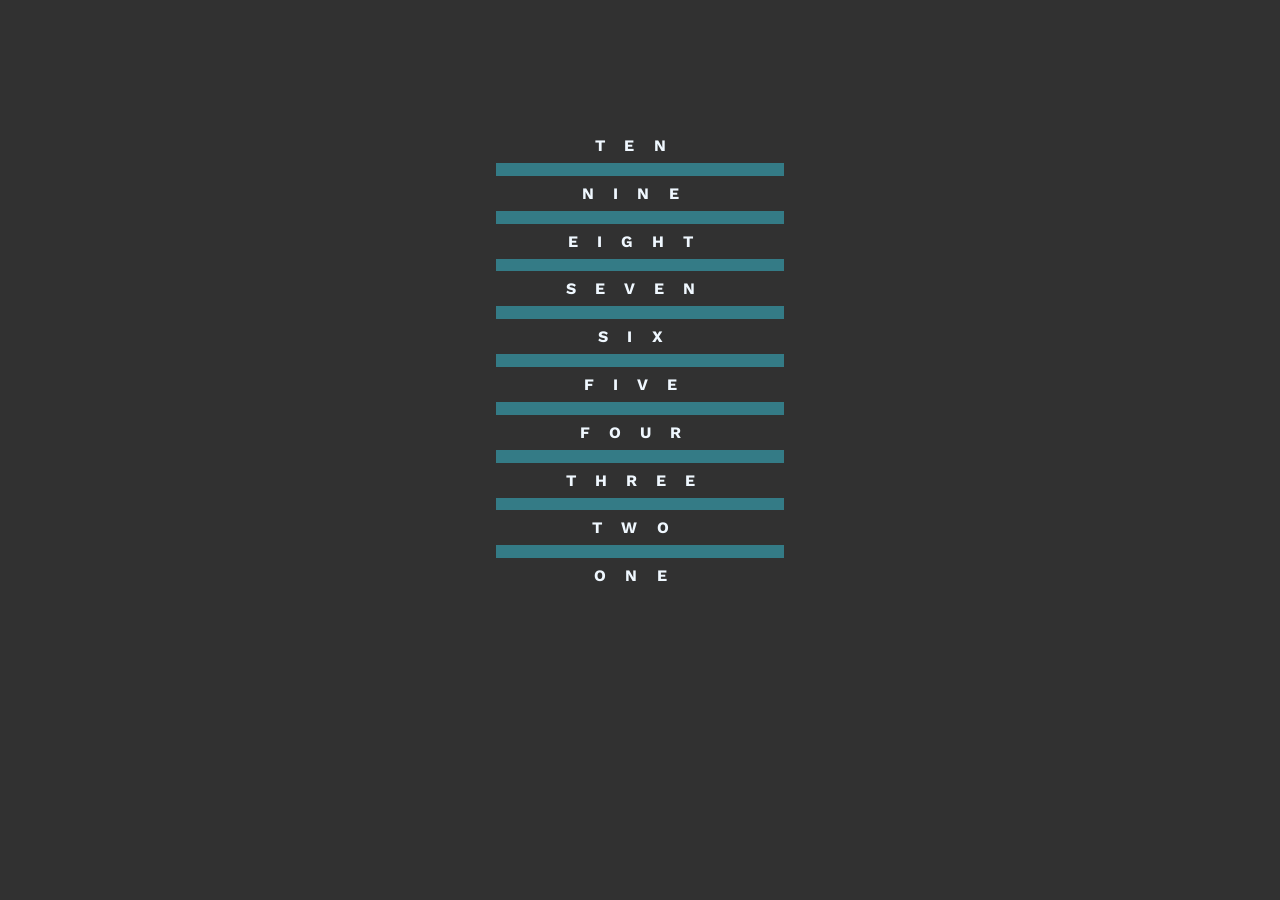
<file: Design1/index.html>
<!DOCTYPE html>
<html lang="en">
<head>
    <meta charset="UTF-8">
    <meta name="viewport" content="width=device-width, initial-scale=1.0">
    <link rel="stylesheet" href="Css/style.css">
    <title>Document</title>
</head>
<body>
    <div class="container">
        <div>
            <p>TEN</p>
            <div class="line">

            </div>
        </div>
        <div>
            <p>NINE</p>
            <div class="line">

            </div>
        </div>
        <div>
            <p>EIGHT</p>
            <div class="line">

            </div>
        </div>
        <div>
            <p>SEVEN</p>
            <div class="line">

            </div>
        </div>
        <div>
            <p>SIX</p>
            <div class="line">

            </div>
        </div>
        <div>
            <p>FIVE</p>
            <div class="line">

            </div>
        </div>
        <div>
            <p>FOUR</p>
            <div class="line">

            </div>
        </div>
        <div>
            <p>THREE</p>
            <div class="line">

            </div>
        </div>
        <div>
            <p>TWO</p>
            <div class="line">

            </div>
        </div>
        <div>
            <p>ONE</p>
        </div>
    </div container>
 
    
</body>
</html>
</file>
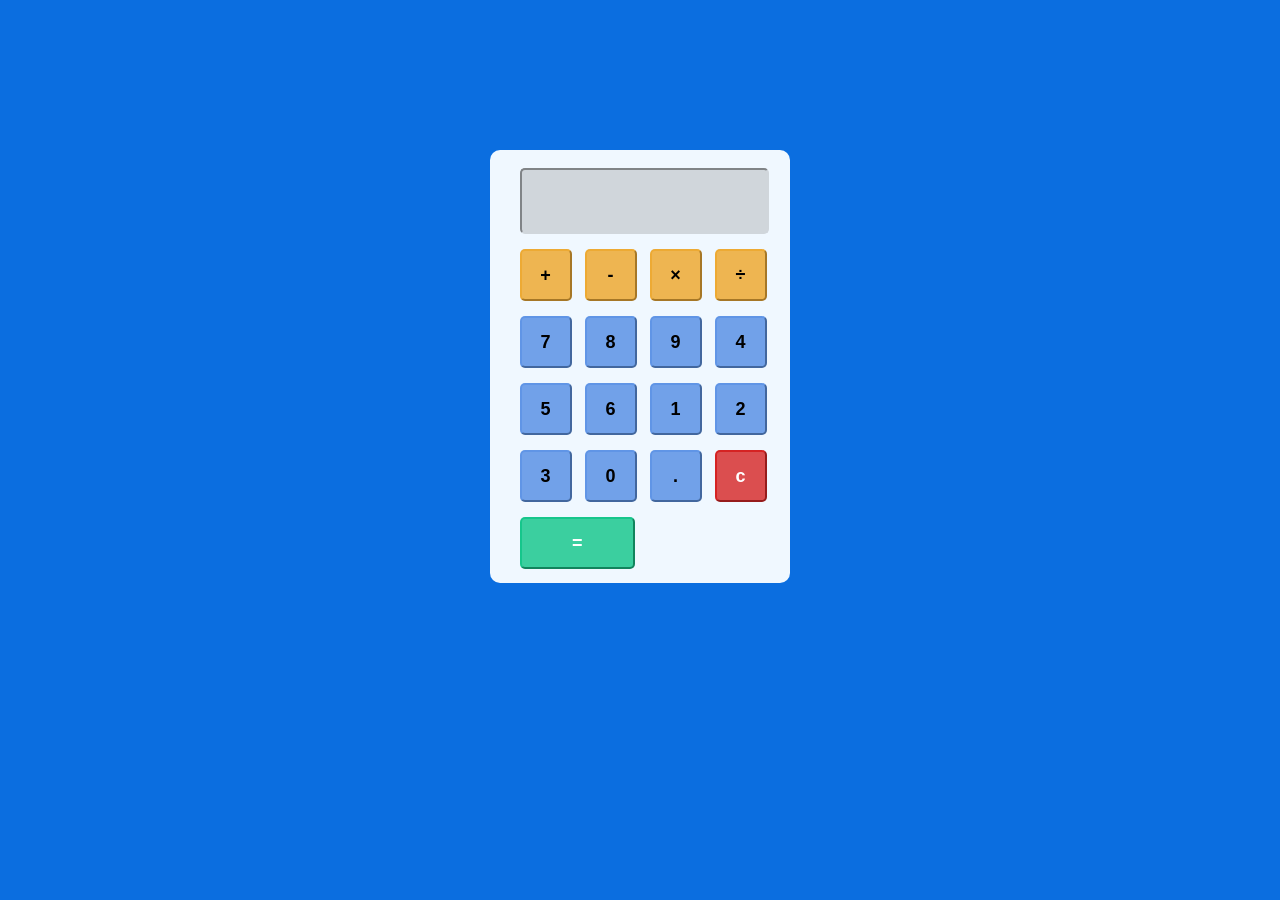
<file: Design2/index.html>
<!DOCTYPE html>
<html lang="en">
<head>
    <meta charset="UTF-8">
    <meta name="viewport" content="width=device-width, initial-scale=1.0">
    <link rel="stylesheet" href="Css/style.css">
    <title>Document</title>
</head>
<body>
    <div class="container">
            <form class="space" >
                <input type="text" class="space">
                <div class="buttons">
                    <button   class="style sign">+</button>
                    <button   class="style sign">-</button>
                    <button   class="style sign">×</button>
                    <button   class="style sign">÷</button>
                </div>
                <div class="buttons">
                    <button   class="num style">7</button>
                    <button   class="num style">8</button>
                    <button   class="num style">9</button>
                    <button   class="num style">4</button>
                </div>
                <div class="buttons">
                    <button   class="num style">5</button>
                    <button   class="num style">6</button>
                    <button   class="num style">1</button>
                    <button   class="num style">2</button>
                </div>
                <div class="buttons">
                    <button  class="num style">3</button>
                    <button  class="num style">0</button>
                    <button  class="num style">.</button>
                    <button  class="num style last">c</button>
                </div>
                <div class="buttons">
                    <button class="sign style equal">=</button>
                </div>    
                
            </form>
    </div>
</body>
</html>
</file>
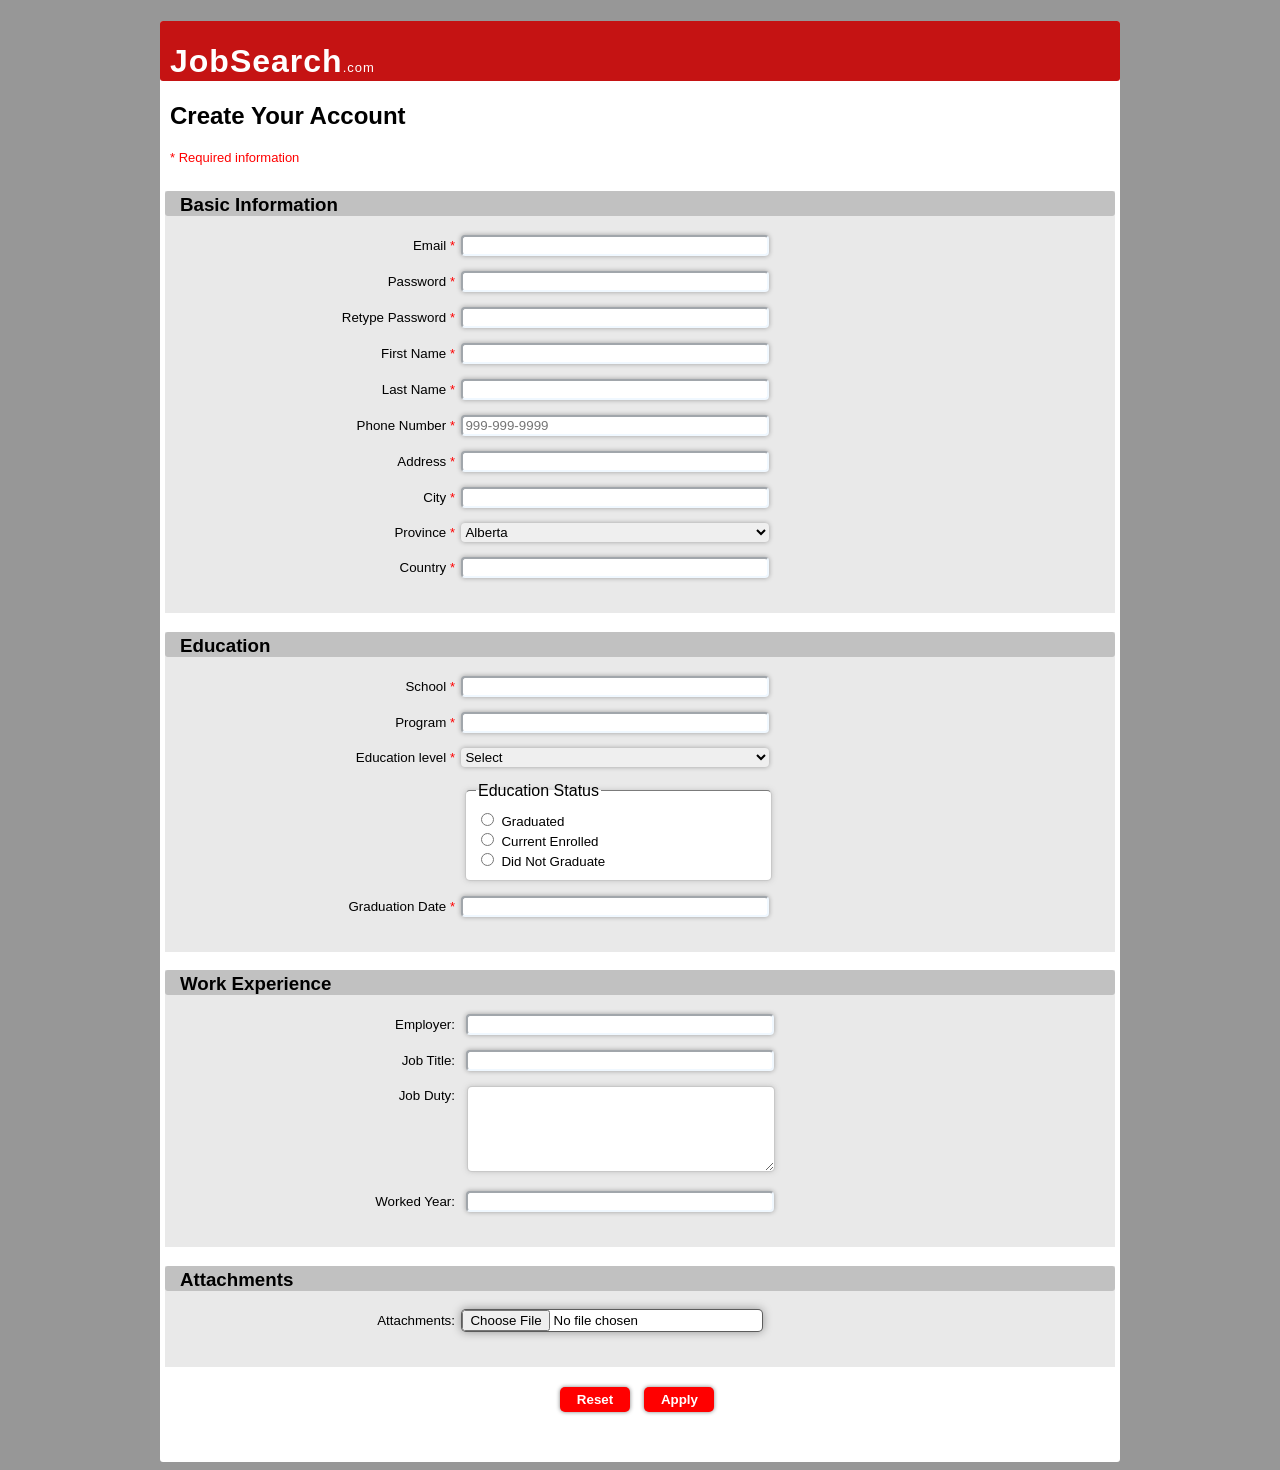
<file: Design3/index.html>
<!DOCTYPE html>
<html lang="en">
<head>
    <meta charset="UTF-8">
    <meta name="viewport" content="width=device-width, initial-scale=1.0">
    <link rel="stylesheet" href="Css/style.css">
    <title>Document</title>
</head>
<body>
    <div class="container">
        <header>
            <h1>JobSearch<span>.com</span></h1>
            <h2>Create Your Account</h2>
            <p class="required">* Required information</p>
        </header>
        <section class="first-sec">
            <h3>Basic Information</h3>
            <form>
               <div class="info">
               <label><small>Email </small><span class="red">*</span></label>
               <input type="text">
               </div>
               <div class="info">
               <label><small>Password </small><span class="red">*</span></label>
               <input type="text">
               </div>
               <div class="info">
               <label><small>Retype Password </small><span class="red">*</span></label>
               <input type="text">
               </div>
               <div class="info">
               <label><small>First Name </small><span class="red">*</span></label>
               <input type="text">
               </div>
               <div class="info">
               <label><small>Last Name </small><span class="red">*</span></label>
               <input type="text">
               </div>
               <div class="info">
               <label><small>Phone Number </small><span class="red">*</span></label>
               <input type="text" placeholder="999-999-9999">
               </div>
               <div class="info">
               <label><small>Address </small><span class="red">*</span></label>
               <input type="text">
               </div>
               <div class="info">
               <label><small>City </small><span class="red">*</span></label>
               <input type="text">
               </div><div class="info">
               <label><small>Province </small><span class="red">*</span></label>
               <select>
                <option value="">Alberta</option>
                <option>Ontario</option>
                <option>Quebec</option>
                <option>British Columbia</option>
                <option>Manitoba</option>
                <option>Saskatchewan</option>
                <option>Nova Scotia</option>
                <option>New Brunswick</option>
                <option>Newfoundland and Labrador</option>
                <option>Prince Edward Island</option>
               </select>
               </div>
               <div class="info">
               <label><small>Country </small><span class="red">*</span></label>
               <input type="text">
               </div>
            </form>
        </section>
        <section>
            <h3>Education</h3>
            <form>
               <div class="info">
               <label><small>School </small><span class="red">*</span></label>
               <input type="text">
               </div>
               <div class="info">
               <label><small>Program </small><span class="red">*</span></label>
               <input type="text">
               </div>
               <div class="info">
               <label><small>Education level </small><span class="red">*</span></label>
               <select>
                <option value="">Select</option>
                <option>level 1</option>
                <option>level 2</option>
                <option>level 3</option>
                <option>level 4</option>
                <option>level 5</option>
               </select>
               </div>
               <div class="info">
                <fieldset class="status-box">
                    <legend>Education Status</legend>
                    <div>
                        <input type="radio" name="status" id="g1">
                        <label for="g1"><small>Graduated</small></label>
                    </div>
                    <div>
                        <input type="radio" name="status" id="g2">
                        <label for="g2"><small>Current Enrolled</small></label>
                    </div>
                    <div>
                        <input type="radio" name="status" id="g3">
                        <label for="g3"><small>Did Not Graduate</small></label>
                    </div>
                </fieldset>
               </div>
               <div class="info">
               <label><small>Graduation Date </small><span class="red">*</span></label>
               <input type="text">
               </div>
            </form>
        </section>
         <section>
            <h3>Work Experience</h3>
            <form>
               <div class="info">
               <label class="work"><small>Employer:</small></label>
               <input type="text">
               </div>
               <div class="info">
               <label class="work"><small>Job Title:</small></label>
               <input type="text">
               </div>
               <div class="info">
               <label class="job" class="work"><small>Job Duty:</small></label>
               <textarea> </textarea>
               </div>
               <div class="info">
               <label class="work"><small>Worked Year:</small></label>
               <input type="number">
               </div>
            </form>
        </section>
        </section>
         <section>
            <h3>Attachments</h3>
            <form>
               <div class="info" class="last">
               <label><small>Attachments:</small></label>
               <input type="file">
               </div>
            </form>
        </section>
        <footer>
            <button>Reset</button>
            <button>Apply</button>
        </footer>

    </div>
</body>
</html>
</file>
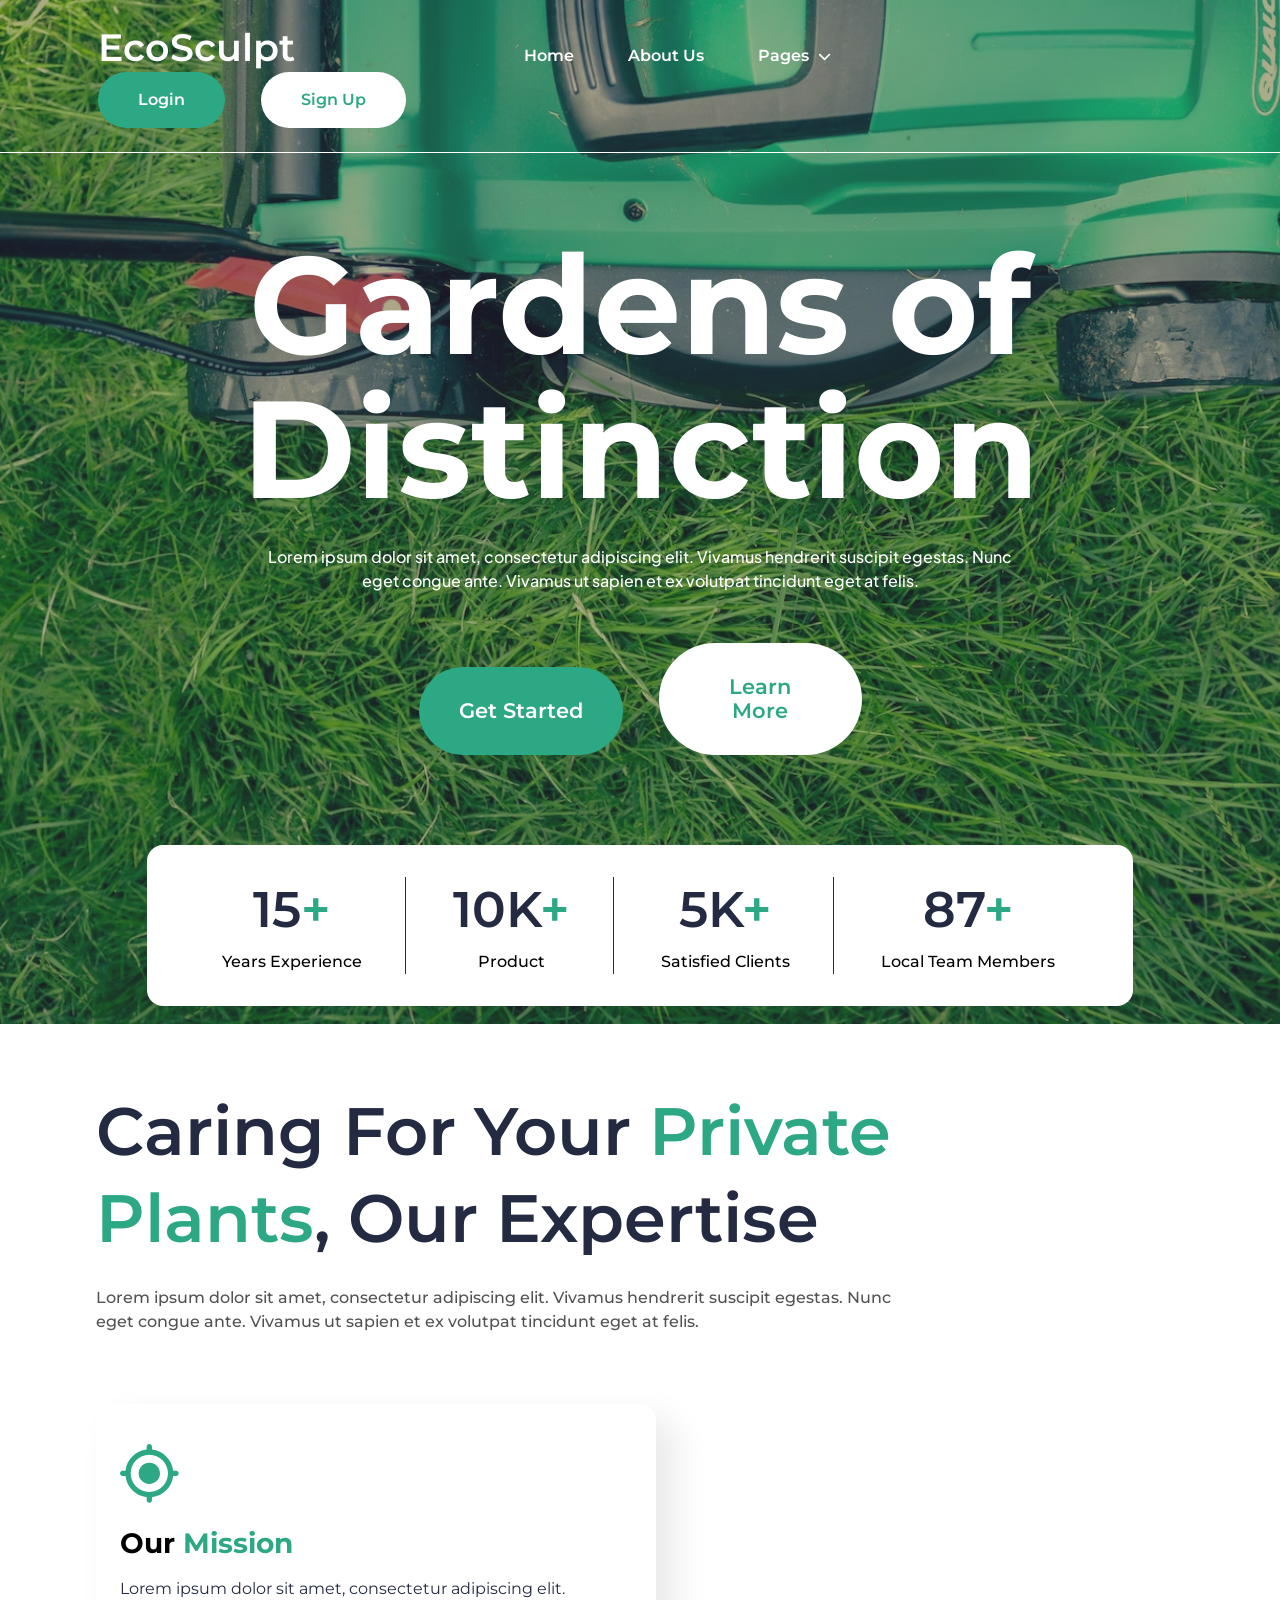
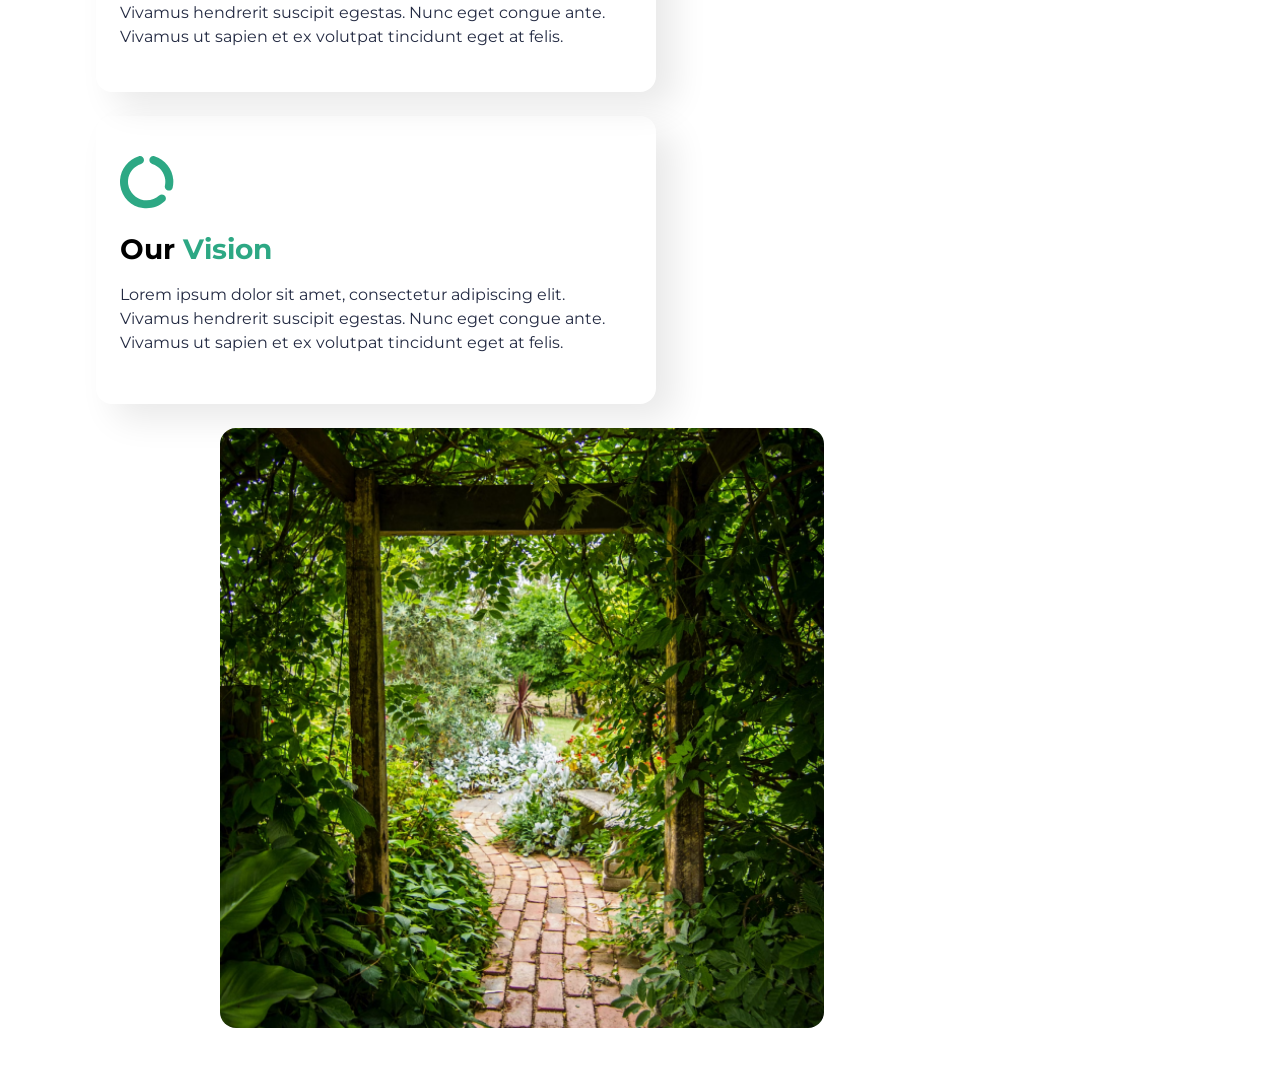
<file: Task2/index.html>
<!DOCTYPE html>
<html lang="en">
<head>
    <meta charset="UTF-8">
    <meta name="viewport" content="width=device-width, initial-scale=1.0">
    <link rel="stylesheet" href="https://cdnjs.cloudflare.com/ajax/libs/font-awesome/6.5.0/css/all.min.css">    <link rel="stylesheet" href="Css/style.css">
    <title>Document</title>
</head>
<body>
    <header>
     <nav>
            <div class="nav-text d-inline-block">
                <h1>EcoSculpt</h1>
            </div>
            <ul class="nav-menu d-inline-block w-50">
                <li class="nav-item d-inline-block"><a href="">Home</a></li>
                <li class="nav-item d-inline-block"><a href="">About Us</a></li>
                <li class="nav-item d-inline-block"><a href="">Pages <i class="fa-solid fa-chevron-down"></i></a></li>
            </ul>
            <div class="d-inline-block">
                <button class="buttons-style green-b">Login</button>
                <button class="buttons-style white-b">Sign Up</button>
            </div>
     </nav>
     <div class="text">
        <h2>Gardens of Distinction</h2>
        <p class="d-inline-block">Lorem ipsum dolor sit amet, consectetur adipiscing elit. Vivamus hendrerit suscipit egestas. Nunc eget congue ante. Vivamus ut sapien et ex volutpat tincidunt eget at felis.</p>
     </div>
     <div class=" header-b">
                <button  class=" text-style buttons-style h-green-b">Get Started</button>
                <button  class="text-style buttons-style h-white-b">Learn More</button>
     </div>
     <div class="story">
        <div class="right-bor d-inline-block story-element">
            <p class=" num story-gap">15<span>+</span></p>
            <p class="story-text">Years Experience</p>
        </div>
        <div class="right-bor d-inline-block story-element">
            <p class=" num story-gap">10K<span>+</span></p>
            <p class="story-text">Product</p>
        </div>
        <div class=" right-bor d-inline-block story-element">
            <p class=" num story-gap">5K<span>+</span></p>
            <p class="story-text">Satisfied Clients</p>
        </div>
        <div class="d-inline-block story-element">
            <p  class=" num story-gap">87<span>+</span></p>
            <p class="story-text">Local Team Members</p>
        </div>
     </div>
    </header>  
    <section class="about-us">
        <div class="container">
            <div class="about-text">
                <div>
                    <h2>Caring For Your <span>Private Plants</span>, Our Expertise</h2>
                </div>
                <p>Lorem ipsum dolor sit amet, consectetur adipiscing elit. Vivamus hendrerit suscipit egestas. Nunc eget congue ante. Vivamus ut sapien et ex volutpat tincidunt eget at felis.</p>
            </div>
            <div class="features">
                <div class="cards">
                    <div class="mission">
                    <div class="icon">
                         <svg width="59" height="59" viewBox="0 0 59 59" fill="none" xmlns="http://www.w3.org/2000/svg">
                        <path d="M29.3333 18.6667C23.44 18.6667 18.6667 23.44 18.6667 29.3333C18.6667 35.2267 23.44 40 29.3333 40C35.2267 40 40 35.2267 40 29.3333C40 23.44 35.2267 18.6667 29.3333 18.6667ZM53.1733 26.6667C51.9467 15.5467 43.12 6.72 32 5.49333V2.66667C32 1.2 30.8 0 29.3333 0C27.8667 0 26.6667 1.2 26.6667 2.66667V5.49333C15.5467 6.72 6.72 15.5467 5.49333 26.6667H2.66667C1.2 26.6667 0 27.8667 0 29.3333C0 30.8 1.2 32 2.66667 32H5.49333C6.72 43.12 15.5467 51.9467 26.6667 53.1733V56C26.6667 57.4667 27.8667 58.6667 29.3333 58.6667C30.8 58.6667 32 57.4667 32 56V53.1733C43.12 51.9467 51.9467 43.12 53.1733 32H56C57.4667 32 58.6667 30.8 58.6667 29.3333C58.6667 27.8667 57.4667 26.6667 56 26.6667H53.1733ZM29.3333 48C19.0133 48 10.6667 39.6533 10.6667 29.3333C10.6667 19.0133 19.0133 10.6667 29.3333 10.6667C39.6533 10.6667 48 19.0133 48 29.3333C48 39.6533 39.6533 48 29.3333 48Z" fill="#2DA884"/>
                        </svg>
                    </div>
                    <div class="mt">
                         <h5>Our <span>Mission</span></h5>
                         <p>Lorem ipsum dolor sit amet, consectetur adipiscing elit. Vivamus hendrerit suscipit egestas. Nunc eget congue ante. Vivamus ut sapien et ex volutpat tincidunt eget at felis.</p>
                    </div>
                </div>
                <div class="vision">
                    <div class="icon">
                            <svg width="54" height="53" viewBox="0 0 54 53" fill="none" xmlns="http://www.w3.org/2000/svg">
                            <path d="M29.3396 4.01115V4.06449C29.3396 5.85115 30.5396 7.34449 32.2196 7.87782C39.8196 10.2512 45.3396 17.3178 45.3396 25.6912C45.3396 27.0778 45.1796 28.3845 44.8863 29.6645C44.5129 31.3712 45.2063 33.1312 46.7263 34.0378L46.7529 34.0645C49.0463 35.3978 52.0329 34.1978 52.6463 31.6378C53.0996 29.7178 53.3396 27.7178 53.3396 25.6912C53.3396 13.6912 45.3929 3.50449 34.4596 0.171152C31.9263 -0.602182 29.3396 1.34448 29.3396 4.01115ZM23.8463 44.1445C15.8729 42.9978 9.39295 36.5178 8.21961 28.5712C6.77961 18.9712 12.6463 10.5178 21.0996 7.87782C22.8063 7.37115 24.0063 5.85115 24.0063 4.06449V4.01115C24.0063 1.34448 21.4196 -0.602182 18.8596 0.171152C6.83294 3.85115 -1.56705 15.7978 0.24628 29.3978C1.81961 41.0778 11.2596 50.5178 22.9396 52.0912C31.3129 53.2112 39.0463 50.4645 44.6196 45.3445C46.5929 43.5312 46.2463 40.3045 43.9263 38.9712C42.3796 38.0645 40.4596 38.3578 39.1263 39.5578C35.2063 43.1312 29.7663 45.0245 23.8463 44.1445Z" fill="#2DA884"/>
                            </svg>
                    </div>
                    <div class="vt">
                        <h5>Our <span>Vision</span> </h5>
                        <p>Lorem ipsum dolor sit amet, consectetur adipiscing elit. Vivamus hendrerit suscipit egestas. Nunc eget congue ante. Vivamus ut sapien et ex volutpat tincidunt eget at felis.</p>
                    </div>
                </div>
                </div>
                
                <div class="image">
                       <img src="Images/image 2.png" alt="IMG" style="max-width: 100%;">
                </div>
                
            </div>
        </div>
    </section>
</body>
</html>
</file>
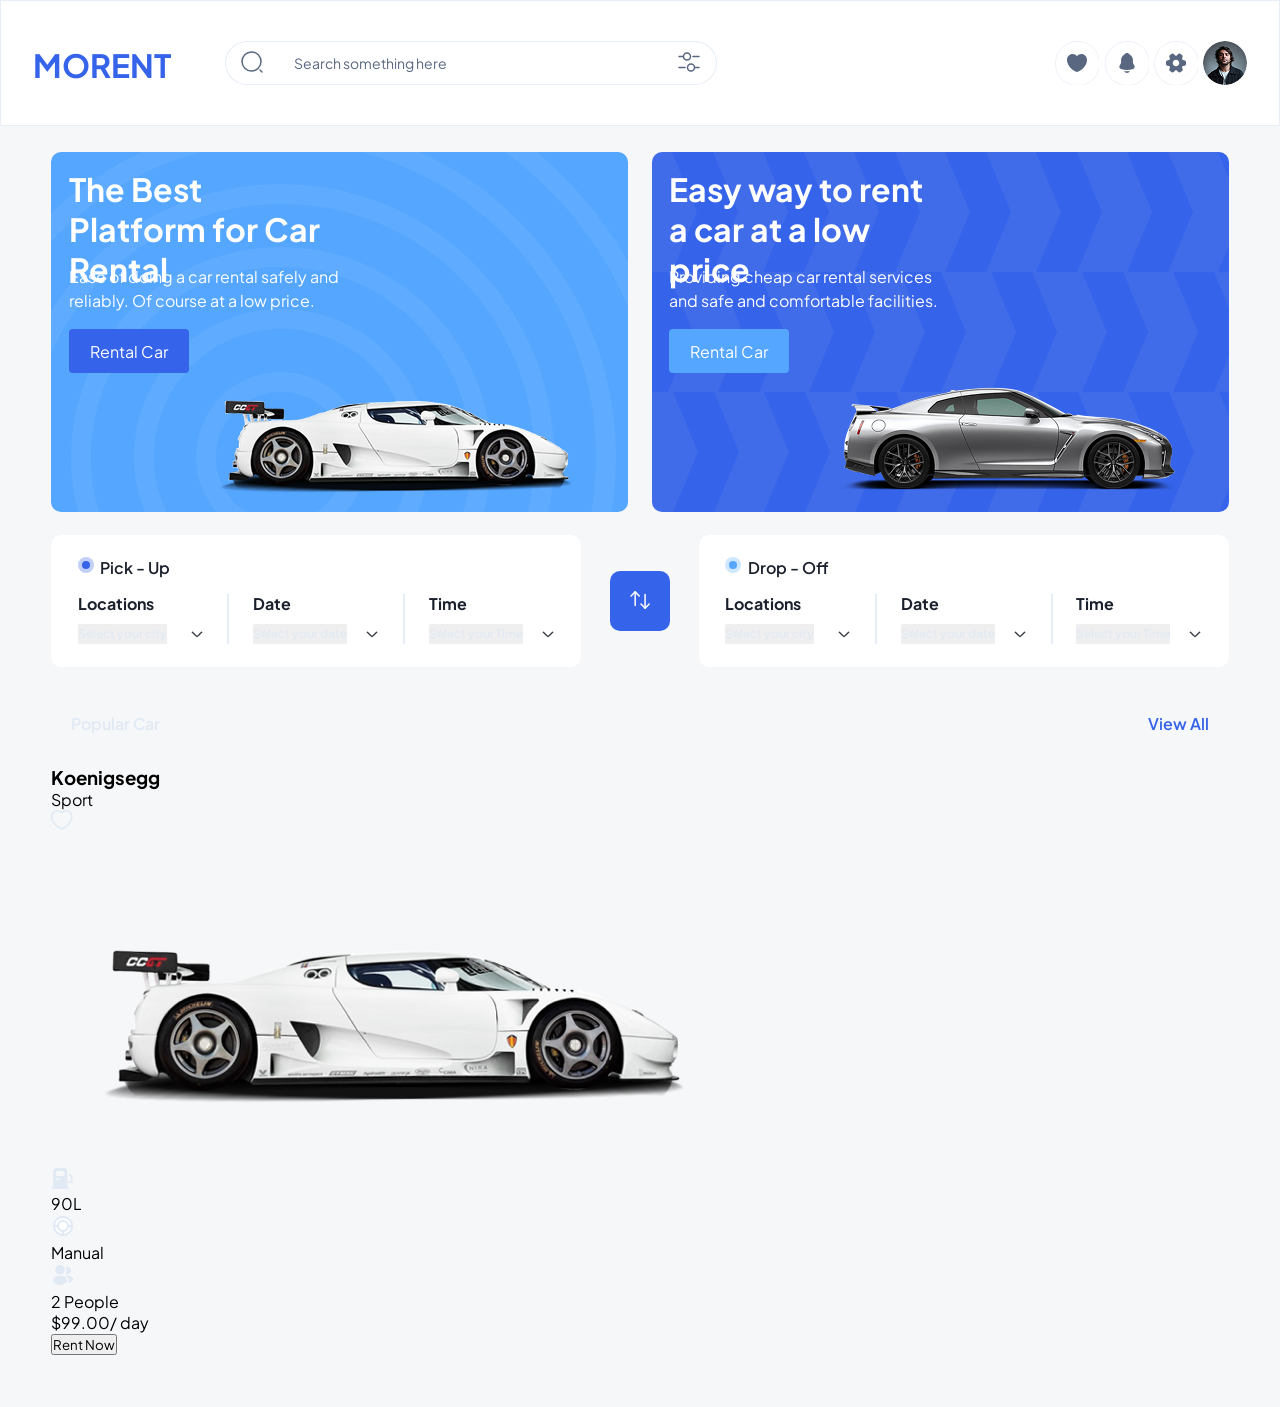
<file: Task3/index.html>
<!DOCTYPE html>
<html lang="en">
<head>
    <meta charset="UTF-8">
    <meta name="viewport" content="width=device-width, initial-scale=1.0">
    <link rel="stylesheet" href="Css/style.css">
    <title>Document</title>
</head>
<body>
    <nav>
        <div class="logo ">
               <h1>MORENT</h1>
        </div>
        <div class="search ">
               <button>
                    <i>
                        <svg width="24" height="24" viewBox="0 0 24 24" fill="none" xmlns="http://www.w3.org/2000/svg">
                        <path d="M11.5 21C16.7467 21 21 16.7467 21 11.5C21 6.25329 16.7467 2 11.5 2C6.25329 2 2 6.25329 2 11.5C2 16.7467 6.25329 21 11.5 21Z" stroke="#596780" stroke-width="1.5" stroke-linecap="round" stroke-linejoin="round"/>
                        <path d="M22 22L20 20" stroke="#596780" stroke-width="1.5" stroke-linecap="round" stroke-linejoin="round"/>
                        </svg>
                    </i>
                    <p>
                        Search something here
                    </p>
                    <i>
                        <svg width="24" height="24" viewBox="0 0 24 24" fill="none" xmlns="http://www.w3.org/2000/svg">
                        <path d="M22 6.5H16" stroke="#596780" stroke-width="1.5" stroke-miterlimit="10" stroke-linecap="round" stroke-linejoin="round"/>
                        <path d="M6 6.5H2" stroke="#596780" stroke-width="1.5" stroke-miterlimit="10" stroke-linecap="round" stroke-linejoin="round"/>
                        <path d="M10 10C11.933 10 13.5 8.433 13.5 6.5C13.5 4.567 11.933 3 10 3C8.067 3 6.5 4.567 6.5 6.5C6.5 8.433 8.067 10 10 10Z" stroke="#596780" stroke-width="1.5" stroke-miterlimit="10" stroke-linecap="round" stroke-linejoin="round"/>
                        <path d="M22 17.5H18" stroke="#596780" stroke-width="1.5" stroke-miterlimit="10" stroke-linecap="round" stroke-linejoin="round"/>
                        <path d="M8 17.5H2" stroke="#596780" stroke-width="1.5" stroke-miterlimit="10" stroke-linecap="round" stroke-linejoin="round"/>
                        <path d="M14 21C15.933 21 17.5 19.433 17.5 17.5C17.5 15.567 15.933 14 14 14C12.067 14 10.5 15.567 10.5 17.5C10.5 19.433 12.067 21 14 21Z" stroke="#596780" stroke-width="1.5" stroke-miterlimit="10" stroke-linecap="round" stroke-linejoin="round"/>
                        </svg>
                    </i>
                </button>
        </div>
        <div class="icons">   
            <button>
                <i>
                    <svg width="44" height="44" viewBox="0 0 44 44" fill="none" xmlns="http://www.w3.org/2000/svg">
                    <path d="M26.44 13.1C24.63 13.1 23.01 13.98 22 15.33C20.99 13.98 19.37 13.1 17.56 13.1C14.49 13.1 12 15.6 12 18.69C12 19.88 12.19 20.98 12.52 22C14.1 27 18.97 29.99 21.38 30.81C21.72 30.93 22.28 30.93 22.62 30.81C25.03 29.99 29.9 27 31.48 22C31.81 20.98 32 19.88 32 18.69C32 15.6 29.51 13.1 26.44 13.1Z" fill="#596780"/>
                    <rect opacity="0.8" x="0.5" y="0.5" width="43" height="43" rx="21.5" stroke="#C3D4E9" stroke-opacity="0.4"/>
                    </svg>
                </i>
            </button>
            <button>
                <i>  
                    <svg width="44" height="44" viewBox="0 0 44 44" fill="none" xmlns="http://www.w3.org/2000/svg">
                    <path d="M29.3399 24.49L28.3399 22.83C28.1299 22.46 27.9399 21.76 27.9399 21.35V18.82C27.9399 16.47 26.5599 14.44 24.5699 13.49C24.0499 12.57 23.0899 12 21.9899 12C20.8999 12 19.9199 12.59 19.3999 13.52C17.4499 14.49 16.0999 16.5 16.0999 18.82V21.35C16.0999 21.76 15.9099 22.46 15.6999 22.82L14.6899 24.49C14.2899 25.16 14.1999 25.9 14.4499 26.58C14.6899 27.25 15.2599 27.77 15.9999 28.02C17.9399 28.68 19.9799 29 22.0199 29C24.0599 29 26.0999 28.68 28.0399 28.03C28.7399 27.8 29.2799 27.27 29.5399 26.58C29.7999 25.89 29.7299 25.13 29.3399 24.49Z" fill="#596780"/>
                    <path d="M24.8299 30.01C24.4099 31.17 23.2999 32 21.9999 32C21.2099 32 20.4299 31.68 19.8799 31.11C19.5599 30.81 19.3199 30.41 19.1799 30C19.3099 30.02 19.4399 30.03 19.5799 30.05C19.8099 30.08 20.0499 30.11 20.2899 30.13C20.8599 30.18 21.4399 30.21 22.0199 30.21C22.5899 30.21 23.1599 30.18 23.7199 30.13C23.9299 30.11 24.1399 30.1 24.3399 30.07C24.4999 30.05 24.6599 30.03 24.8299 30.01Z" fill="#596780"/>
                    <rect opacity="0.8" x="0.5" y="0.5" width="43" height="43" rx="21.5" stroke="#C3D4E9" stroke-opacity="0.4"/>
                    </svg>
                </i>
            </button>
            <button>
                <i>           
                    <svg width="44" height="44" viewBox="0 0 44 44" fill="none" xmlns="http://www.w3.org/2000/svg">
                    <path d="M30.1 19.2201C28.29 19.2201 27.55 17.9401 28.45 16.3701C28.97 15.4601 28.66 14.3001 27.75 13.7801L26.02 12.7901C25.23 12.3201 24.21 12.6001 23.74 13.3901L23.63 13.5801C22.73 15.1501 21.25 15.1501 20.34 13.5801L20.23 13.3901C19.78 12.6001 18.76 12.3201 17.97 12.7901L16.24 13.7801C15.33 14.3001 15.02 15.4701 15.54 16.3801C16.45 17.9401 15.71 19.2201 13.9 19.2201C12.86 19.2201 12 20.0701 12 21.1201V22.8801C12 23.9201 12.85 24.7801 13.9 24.7801C15.71 24.7801 16.45 26.0601 15.54 27.6301C15.02 28.5401 15.33 29.7001 16.24 30.2201L17.97 31.2101C18.76 31.6801 19.78 31.4001 20.25 30.6101L20.36 30.4201C21.26 28.8501 22.74 28.8501 23.65 30.4201L23.76 30.6101C24.23 31.4001 25.25 31.6801 26.04 31.2101L27.77 30.2201C28.68 29.7001 28.99 28.5301 28.47 27.6301C27.56 26.0601 28.3 24.7801 30.11 24.7801C31.15 24.7801 32.01 23.9301 32.01 22.8801V21.1201C32 20.0801 31.15 19.2201 30.1 19.2201ZM22 25.2501C20.21 25.2501 18.75 23.7901 18.75 22.0001C18.75 20.2101 20.21 18.7501 22 18.7501C23.79 18.7501 25.25 20.2101 25.25 22.0001C25.25 23.7901 23.79 25.2501 22 25.2501Z" fill="#596780"/>
                    <rect opacity="0.8" x="0.5" y="0.5" width="43" height="43" rx="21.5" stroke="#C3D4E9" stroke-opacity="0.4"/>
                    </svg>
                </i>
            </button>
            <img src="Images/nav_img.png" alt="photo">
        </div>
        
    </nav>
    <main>
        <div class="container">
            <div class="ads">
                <div class="ad-1 sizing">
                    <div class="title">
                        <h3 class="white-text">The Best Platform for Car Rental</h3>
                        <p class="white-text">
                            Ease of doing a car rental safely and reliably. Of course at a low price.
                        </p>
                    </div>
                    <button class="white-text button-sizing">
                            Rental Car
                    </button>
                </div>
                <div class="ad-2 sizing">
                    <div class="title">
                        <h3 class="white-text">Easy way to rent a car at a low  price    
                        </h3>
                        <p class="white-text">
                            Providing cheap car rental services and safe and comfortable facilities.
                        </p>
                    </div>
                    <button class="white-text button-sizing">
                            Rental Car
                    </button>
                </div>
            </div>
            <div class="rent">
                <div class="pick-up">
                    <div class="ico pick-width">
                            <i>
                                <svg width="16" height="16" viewBox="0 0 16 16" fill="none" xmlns="http://www.w3.org/2000/svg">
                                <rect width="16" height="16" rx="8" fill="#3563E9" fill-opacity="0.3"/>
                                <circle cx="8" cy="8" r="4" fill="#3563E9"/>
                                </svg>
                            </i>
                            <p class="pick">Pick - Up</p>
                        </div>
                    <div class="data">
                        <div class="location">
                            <form action="">
                                <div>
                                    <p>Locations</p>
                                    <div>
                                    <select name="" id="">
                                        <option value="" disabled selected hidden st>
                                            Select your city
                                        </option>
                                    </select>
                                    <i>
                                        <svg width="14" height="14" viewBox="0 0 14 14" fill="none" xmlns="http://www.w3.org/2000/svg">
                                        <path d="M7.00013 9.79969C6.5918 9.79969 6.18347 9.64219 5.8743 9.33303L2.07097 5.52969C1.9018 5.36053 1.9018 5.08053 2.07097 4.91136C2.24013 4.74219 2.52013 4.74219 2.6893 4.91136L6.49263 8.71469C6.77263 8.99469 7.22763 8.99469 7.50763 8.71469L11.311 4.91136C11.4801 4.74219 11.7601 4.74219 11.9293 4.91136C12.0985 5.08053 12.0985 5.36053 11.9293 5.52969L8.12597 9.33303C7.8168 9.64219 7.40847 9.79969 7.00013 9.79969Z" fill="#1A202C" stroke="#1A202C" stroke-width="0.5"/>
                                        </svg>
                                    </i>
                                    </div>
                                </div>
                            </form>
                        </div>
                        <div class="line"></div>
                        <div class="Date">
                            <form action="">
                                <div>
                                    <p>Date</p>
                                    <div>
                                    <select name="" id="">
                                        <option value="" disabled selected hidden st>
                                            Select your date
                                        </option>
                                    </select>
                                    <i>
                                        <svg width="14" height="14" viewBox="0 0 14 14" fill="none" xmlns="http://www.w3.org/2000/svg">
                                        <path d="M7.00013 9.79969C6.5918 9.79969 6.18347 9.64219 5.8743 9.33303L2.07097 5.52969C1.9018 5.36053 1.9018 5.08053 2.07097 4.91136C2.24013 4.74219 2.52013 4.74219 2.6893 4.91136L6.49263 8.71469C6.77263 8.99469 7.22763 8.99469 7.50763 8.71469L11.311 4.91136C11.4801 4.74219 11.7601 4.74219 11.9293 4.91136C12.0985 5.08053 12.0985 5.36053 11.9293 5.52969L8.12597 9.33303C7.8168 9.64219 7.40847 9.79969 7.00013 9.79969Z" fill="#1A202C" stroke="#1A202C" stroke-width="0.5"/>
                                        </svg>
                                    </i>
                                    </div>
                                </div>
                            </form>
                        </div>
                        <div class="line"></div>
                        <div class="Time">
                            <form action="">
                                <div>
                                    <p>Time</p>
                                    <div>
                                    <select name="" id="">
                                        <option value="" disabled selected hidden st>
                                            Select your Time
                                        </option>
                                    </select>
                                    <i>
                                        <svg width="14" height="14" viewBox="0 0 14 14" fill="none" xmlns="http://www.w3.org/2000/svg">
                                        <path d="M7.00013 9.79969C6.5918 9.79969 6.18347 9.64219 5.8743 9.33303L2.07097 5.52969C1.9018 5.36053 1.9018 5.08053 2.07097 4.91136C2.24013 4.74219 2.52013 4.74219 2.6893 4.91136L6.49263 8.71469C6.77263 8.99469 7.22763 8.99469 7.50763 8.71469L11.311 4.91136C11.4801 4.74219 11.7601 4.74219 11.9293 4.91136C12.0985 5.08053 12.0985 5.36053 11.9293 5.52969L8.12597 9.33303C7.8168 9.64219 7.40847 9.79969 7.00013 9.79969Z" fill="#1A202C" stroke="#1A202C" stroke-width="0.5"/>
                                        </svg>
                                    </i>
                                    </div>
                                </div>
                            </form>
                        </div>
                    </div>    
                    
                </div>
                <div class="switch">
                    <button>
                            <svg width="24" height="24" viewBox="0 0 24 24" fill="none" xmlns="http://www.w3.org/2000/svg">
                            <path d="M7.16051 3.83577L7.16051 17.4536" stroke="white" stroke-width="1.5" stroke-linecap="round" stroke-linejoin="round"/>
                            <path d="M3.08273 7.93188L7.1605 3.83522L11.2383 7.93188" stroke="white" stroke-width="1.5" stroke-linecap="round" stroke-linejoin="round"/>
                            <path d="M17.0887 20.1671L17.0887 6.54934" stroke="white" stroke-width="1.5" stroke-linecap="round" stroke-linejoin="round"/>
                            <path d="M21.1665 16.071L17.0887 20.1677L13.0109 16.071" stroke="white" stroke-width="1.5" stroke-linecap="round" stroke-linejoin="round"/>
                            </svg>
                    </button>
                </div>
                <div class="drop-off">
                        <div class="ico drop-width">
                            <i>
                                <svg width="16" height="16" viewBox="0 0 16 16" fill="none" xmlns="http://www.w3.org/2000/svg">
                                <rect width="16" height="16" rx="8" fill="#5CAFFC" fill-opacity="0.3"/>
                                <circle cx="8" cy="8" r="4" fill="#54A6FF"/>
                                </svg>
                            </i>
                            <p class="drop">Drop - Off</p>
                        </div>
                    <div class="data">
                        <div class="location">
                            <form action="">
                                <div>
                                    <p>Locations</p>
                                    <div>
                                    <select name="" id="">
                                        <option value="" disabled selected hidden st>
                                            Select your city
                                        </option>
                                    </select>
                                    <i>
                                        <svg width="14" height="14" viewBox="0 0 14 14" fill="none" xmlns="http://www.w3.org/2000/svg">
                                        <path d="M7.00013 9.79969C6.5918 9.79969 6.18347 9.64219 5.8743 9.33303L2.07097 5.52969C1.9018 5.36053 1.9018 5.08053 2.07097 4.91136C2.24013 4.74219 2.52013 4.74219 2.6893 4.91136L6.49263 8.71469C6.77263 8.99469 7.22763 8.99469 7.50763 8.71469L11.311 4.91136C11.4801 4.74219 11.7601 4.74219 11.9293 4.91136C12.0985 5.08053 12.0985 5.36053 11.9293 5.52969L8.12597 9.33303C7.8168 9.64219 7.40847 9.79969 7.00013 9.79969Z" fill="#1A202C" stroke="#1A202C" stroke-width="0.5"/>
                                        </svg>
                                    </i>
                                    </div>
                                </div>
                            </form>
                        </div>
                        <div class="line"></div>
                        <div class="Date">
                            <form action="">
                                <div>
                                    <p>Date</p>
                                    <div>
                                    <select name="" id="">
                                        <option value="" disabled selected hidden st>
                                            Select your date
                                        </option>
                                    </select>
                                    <i>
                                        <svg width="14" height="14" viewBox="0 0 14 14" fill="none" xmlns="http://www.w3.org/2000/svg">
                                        <path d="M7.00013 9.79969C6.5918 9.79969 6.18347 9.64219 5.8743 9.33303L2.07097 5.52969C1.9018 5.36053 1.9018 5.08053 2.07097 4.91136C2.24013 4.74219 2.52013 4.74219 2.6893 4.91136L6.49263 8.71469C6.77263 8.99469 7.22763 8.99469 7.50763 8.71469L11.311 4.91136C11.4801 4.74219 11.7601 4.74219 11.9293 4.91136C12.0985 5.08053 12.0985 5.36053 11.9293 5.52969L8.12597 9.33303C7.8168 9.64219 7.40847 9.79969 7.00013 9.79969Z" fill="#1A202C" stroke="#1A202C" stroke-width="0.5"/>
                                        </svg>
                                    </i>
                                    </div>
                                </div>
                            </form>
                        </div>
                        <div class="line"></div>
                        <div class="Time">
                            <form action="">
                                <div>
                                    <p>Time</p>
                                    <div>
                                    <select name="" id="">
                                        <option value="" disabled selected hidden st>
                                            Select your Time
                                        </option>
                                    </select>
                                    <i>
                                        <svg width="14" height="14" viewBox="0 0 14 14" fill="none" xmlns="http://www.w3.org/2000/svg">
                                        <path d="M7.00013 9.79969C6.5918 9.79969 6.18347 9.64219 5.8743 9.33303L2.07097 5.52969C1.9018 5.36053 1.9018 5.08053 2.07097 4.91136C2.24013 4.74219 2.52013 4.74219 2.6893 4.91136L6.49263 8.71469C6.77263 8.99469 7.22763 8.99469 7.50763 8.71469L11.311 4.91136C11.4801 4.74219 11.7601 4.74219 11.9293 4.91136C12.0985 5.08053 12.0985 5.36053 11.9293 5.52969L8.12597 9.33303C7.8168 9.64219 7.40847 9.79969 7.00013 9.79969Z" fill="#1A202C" stroke="#1A202C" stroke-width="0.5"/>
                                        </svg>
                                    </i>
                                    </div>
                                </div>
                            </form>
                        </div>
                    </div>    
                </div>
            </div>
            <div class="categories">
                <div class="popular-rent">
                    <div class="popular">
                        <div class="popular-car">
                            <p>Popular Car</p>
                        </div>
                        <div class="view-all">
                            <p>View All</p>
                        </div>
                    </div>
                    <div class="popular-cars">
                        <div class="catalog">
                            <div class="card-header">
                                <div class="car-name">
                                    <h3>Koenigsegg</h3>
                                    <p>Sport</p>
                                </div>
                                <div class="like">
                                    <svg width="22" height="20" viewBox="0 0 22 20" fill="none" xmlns="http://www.w3.org/2000/svg">
                                    <path d="M11.37 18.46C11.03 18.58 10.47 18.58 10.13 18.46C7.23 17.47 0.75 13.34 0.75 6.34C0.75 3.25 3.24 0.75 6.31 0.75C8.13 0.75 9.74 1.63 10.75 2.99C11.76 1.63 13.38 0.75 15.19 0.75C18.26 0.75 20.75 3.25 20.75 6.34C20.75 13.34 14.27 17.47 11.37 18.46Z" stroke="#E0E9F4" stroke-width="1.5" stroke-linecap="round" stroke-linejoin="round"/>
                                    </svg>
                                </div> 
                            </div>
                            <div class="car-img">
                                    <img src="Images/popular-car-1.png" alt="">
                            </div>  
                             <div class="spesifications">
                                    <div class="logo">     
                                        <svg width="22" height="21" viewBox="0 0 22 21" fill="none" xmlns="http://www.w3.org/2000/svg">
                                        <path d="M21.09 7.33L19.09 6.33C18.72 6.15 18.26 6.29 18.08 6.66C17.89 7.04 18.04 7.49 18.41 7.67L20 8.46V13.25L16.25 13.26V3C16.25 1 14.91 0 13.25 0H5.25C3.59 0 2.25 1 2.25 3V19.25H0.75C0.34 19.25 0 19.59 0 20C0 20.41 0.34 20.75 0.75 20.75H17.75C18.16 20.75 18.5 20.41 18.5 20C18.5 19.59 18.16 19.25 17.75 19.25H16.25V14.76L20.75 14.75C21.17 14.75 21.5 14.41 21.5 14V8C21.5 7.72 21.34 7.46 21.09 7.33ZM4.75 4.89C4.75 3.5 5.6 3 6.64 3H11.87C12.9 3 13.75 3.5 13.75 4.89V6.12C13.75 7.5 12.9 8 11.86 8H6.64C5.6 8 4.75 7.5 4.75 6.11V4.89ZM5.25 10.25H8.25C8.66 10.25 9 10.59 9 11C9 11.41 8.66 11.75 8.25 11.75H5.25C4.84 11.75 4.5 11.41 4.5 11C4.5 10.59 4.84 10.25 5.25 10.25Z" fill="#E0E9F4"/>
                                        </svg>
                                    </div>
                                    <p>90L</p>
                                    <div class="logo">     
                                        <svg width="24" height="24" viewBox="0 0 24 24" fill="none" xmlns="http://www.w3.org/2000/svg">
                                        <path d="M12 2C6.48 2 2 6.48 2 12C2 17.52 6.48 22 12 22C17.52 22 22 17.52 22 12C22 6.48 17.53 2 12 2Z" fill="#E0E9F4"/>
                                        <rect x="4" y="4" width="16" height="16" rx="8" fill="white"/>
                                        <path d="M12 6C8.688 6 6 8.688 6 12C6 15.312 8.688 18 12 18C15.312 18 18 15.312 18 12C18 8.688 15.318 6 12 6Z" fill="#E0E9F4"/>
                                        <rect x="8" y="8" width="8" height="8" rx="4" fill="white"/>
                                        <rect x="11" y="17" width="2" height="4" fill="#E0E9F4"/>
                                        <rect x="17" y="11" width="4" height="2" fill="#E0E9F4"/>
                                        <rect x="3" y="11" width="4" height="2" fill="#E0E9F4"/>
                                        </svg>
                                    </div>
                                    <p>Manual</p>
                                    <div class="logo">                                           
                                        <svg width="24" height="24" viewBox="0 0 24 24" fill="none" xmlns="http://www.w3.org/2000/svg">
                                        <path d="M9 2C6.38 2 4.25 4.13 4.25 6.75C4.25 9.32 6.26 11.4 8.88 11.49C8.96 11.48 9.04 11.48 9.1 11.49C9.12 11.49 9.13 11.49 9.15 11.49C9.16 11.49 9.16 11.49 9.17 11.49C11.73 11.4 13.74 9.32 13.75 6.75C13.75 4.13 11.62 2 9 2Z" fill="#E0E9F4"/>
                                        <path d="M14.08 14.15C11.29 12.29 6.73996 12.29 3.92996 14.15C2.65996 15 1.95996 16.15 1.95996 17.38C1.95996 18.61 2.65996 19.75 3.91996 20.59C5.31996 21.53 7.15996 22 8.99996 22C10.84 22 12.68 21.53 14.08 20.59C15.34 19.74 16.04 18.6 16.04 17.36C16.03 16.13 15.34 14.99 14.08 14.15Z" fill="#E0E9F4"/>
                                        <path d="M19.9901 7.34001C20.1501 9.28001 18.7701 10.98 16.8601 11.21C16.8501 11.21 16.8501 11.21 16.8401 11.21H16.8101C16.7501 11.21 16.6901 11.21 16.6401 11.23C15.6701 11.28 14.7801 10.97 14.1101 10.4C15.1401 9.48001 15.7301 8.10001 15.6101 6.60001C15.5401 5.79001 15.2601 5.05001 14.8401 4.42001C15.2201 4.23001 15.6601 4.11001 16.1101 4.07001C18.0701 3.90001 19.8201 5.36001 19.9901 7.34001Z" fill="#E0E9F4"/>
                                        <path d="M21.99 16.59C21.91 17.56 21.29 18.4 20.25 18.97C19.25 19.52 17.99 19.78 16.74 19.75C17.46 19.1 17.88 18.29 17.96 17.43C18.06 16.19 17.47 15 16.29 14.05C15.62 13.52 14.84 13.1 13.99 12.79C16.2 12.15 18.98 12.58 20.69 13.96C21.61 14.7 22.08 15.63 21.99 16.59Z" fill="#E0E9F4"/>
                                        </svg>
                                    </div>
                                    <p>2 People</p>
                                    
                            </div>
                            <div class="card-footer">
                                <div class="price">
                                    <p>$99.00/ <span>day</span></p>
                                    <p class="d-none"></p>
                                </div>
                                <div class="rent-now">
                                    <button>Rent Now</button>
                                </div>
                            </div>
                             
                        </div>
                    </div>
                </div>
            </div>
           
        </div>
    </main>
    
</body>
</html>
</file>
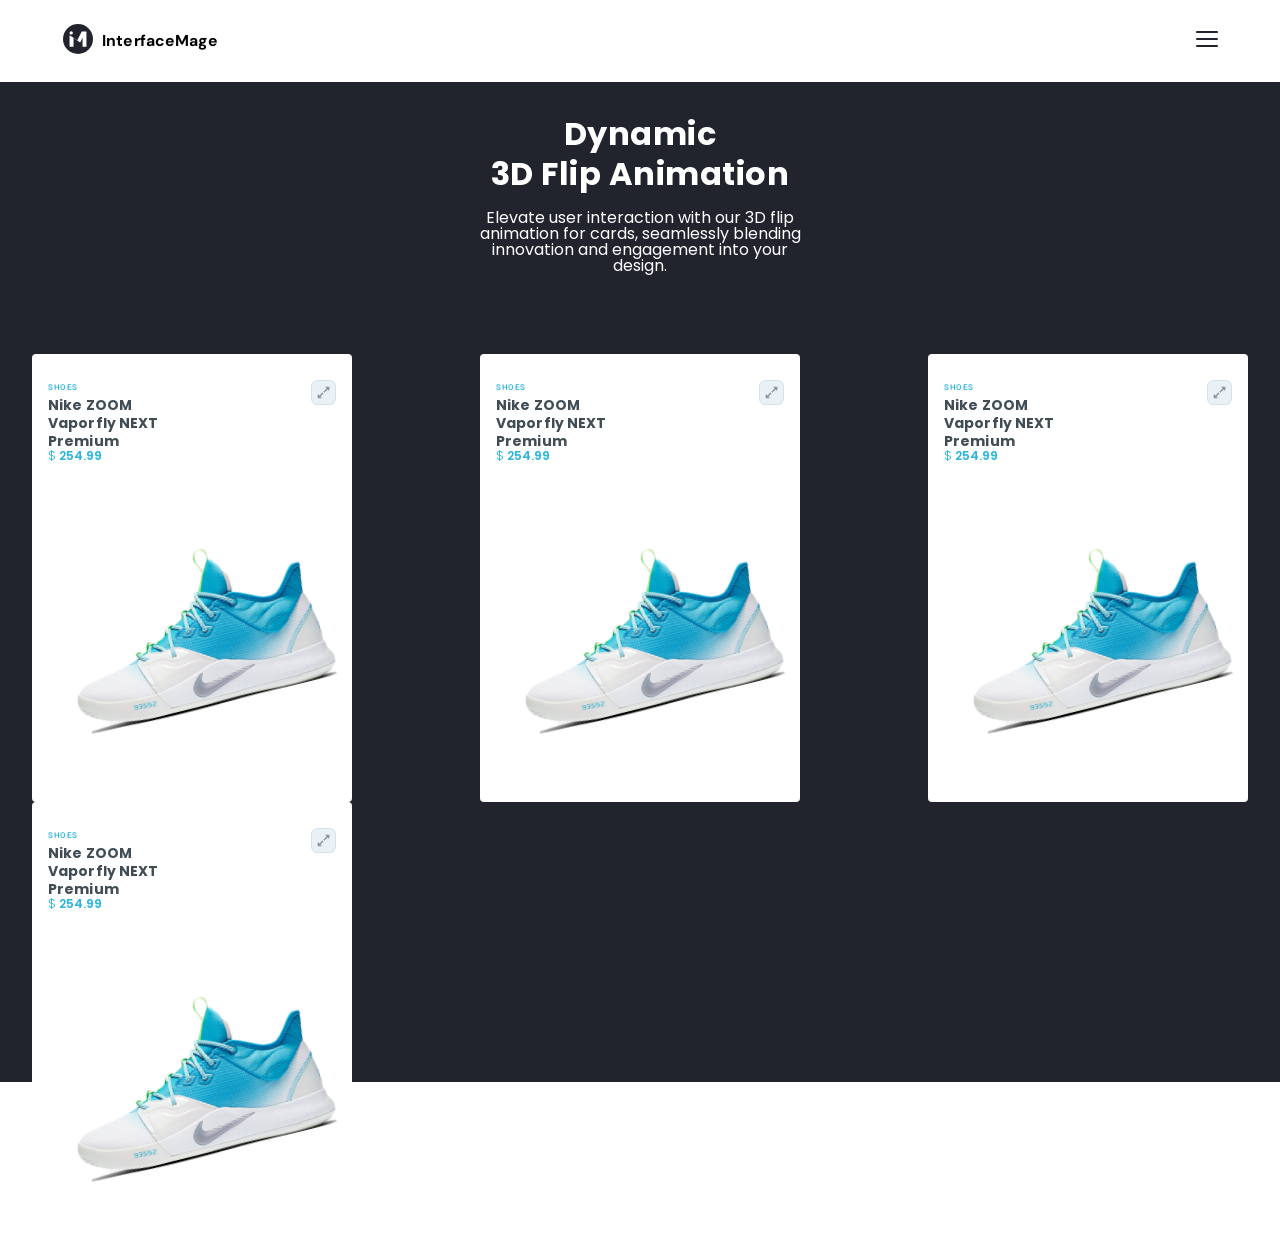
<file: Task4/index.html>
<!DOCTYPE html>
<html lang="en">
<head>
    <meta charset="UTF-8">
    <meta name="viewport" content="width=device-width, initial-scale=1.0">
    <link rel="stylesheet" href="Css/style.css">
    <title>Document</title>
</head>
<body>
    <nav class="flex space-around align-center">
        <div class="col-10 flex align-center">
            <div class="icon">  
            <svg width="30" height="30" viewBox="0 0 30 30" fill="none" xmlns="http://www.w3.org/2000/svg">
            <rect width="30" height="30" rx="15" fill="#21232D"/>
            <path d="M6.5625 11.3023V22.6913H10.5386V14.1019L17.2178 18.4483L19.5506 13.4388V22.6913H23.4375V7.39844H18.7285L14.3542 16.3277L6.5625 11.3023Z" fill="white"/>
            <path d="M6.5625 8.92822C6.5625 9.82279 7.28769 10.548 8.18225 10.548C9.07682 10.548 9.802 9.82279 9.802 8.92822C9.802 8.03366 9.07682 7.30847 8.18225 7.30847C7.28769 7.30847 6.5625 8.03366 6.5625 8.92822Z" fill="white"/>
            </svg>
            </div>
            <h1 class="dm-font">InterfaceMage</h1>
        </div>
        <div class="menu col-1">     
            <svg width="22" height="20" viewBox="0 0 22 20" fill="none" xmlns="http://www.w3.org/2000/svg">
            <path d="M1 3H21" stroke="#21232D" stroke-width="2" stroke-linecap="round"/>
            <path d="M1 10H21" stroke="#21232D" stroke-width="2" stroke-linecap="round"/>
            <path d="M1 17H21" stroke="#21232D" stroke-width="2" stroke-linecap="round"/>
            </svg>
        </div>
    </nav>
    <main class="container">
        <div class="text poppins">
            <h2>Dynamic</h2>
            <h2>3D Flip Animation</h2>
            <p>Elevate user interaction with our 3D flip
                animation for cards, seamlessly blending
                 innovation and engagement into your
                  design.</p>
        </div>
        <div class="cards flex space-between">
            <div class="card  relative">
            <div class="face front-card absolute">
                <div class="card-text flex space-between">
                    <div>
                        <h5 class="main-color roboto">Shoes</h5>
                        <p class="desc poppins">Nike ZOOM Vaporfly  NEXT Premium</p>
                        <p class="price main-color poppins">$ <span style="font-weight: 600;">254.99</span></p>
                    </div>     
                    <div class="switch">
                        <svg width="25" height="25" viewBox="0 0 25 25" fill="none" xmlns="http://www.w3.org/2000/svg">
                        <g opacity="0.6">
                        <rect x="0.416667" y="0.416667" width="24.1667" height="24.1667" rx="6.25" fill="#B8D2DE" fill-opacity="0.5"/>
                        <rect x="0.416667" y="0.416667" width="24.1667" height="24.1667" rx="6.25" stroke="#A2C4D4" stroke-width="0.833333"/>
                        <path d="M11.3802 12.6043C11.4323 12.5262 11.5104 12.5002 11.5885 12.5002C11.6927 12.5002 11.7708 12.5262 11.8229 12.6043L12.3958 13.1772C12.474 13.2293 12.5 13.3075 12.5 13.4116C12.5 13.4897 12.474 13.5679 12.3958 13.62L9.47917 16.5366L10.2083 17.2658C10.3385 17.37 10.3906 17.5262 10.3906 17.7085C10.3906 17.8647 10.3385 18.021 10.2083 18.1512C10.1042 18.2554 9.94792 18.3335 9.76562 18.3335H7.29167C7.13542 18.3335 6.97917 18.2554 6.84896 18.1512C6.74479 18.021 6.66667 17.8647 6.66667 17.7085V15.2345C6.66667 15.0522 6.74479 14.896 6.84896 14.7918C6.97917 14.6616 7.13542 14.6095 7.29167 14.6095C7.47396 14.6095 7.63021 14.6616 7.73438 14.7918L8.46354 15.521L11.3802 12.6043Z" fill="#414D55"/>
                        <path d="M18.151 6.84896C18.2812 6.95312 18.3333 7.10937 18.3333 7.29167L18.3333 9.76562C18.3333 9.92187 18.2812 10.0781 18.151 10.2083C18.0468 10.3125 17.8905 10.3906 17.7083 10.3906C17.552 10.3906 17.3958 10.3125 17.2655 10.2083L16.5364 9.47917L13.6197 12.3958C13.5676 12.4479 13.5155 12.5 13.4114 12.5C13.3333 12.5 13.2551 12.4479 13.177 12.3958L12.6041 11.8229C12.552 11.7448 12.4999 11.6667 12.4999 11.5885C12.4999 11.4844 12.552 11.4323 12.6041 11.3802L15.5208 8.46354L14.7916 7.73437C14.6874 7.60417 14.6093 7.44792 14.6093 7.29167C14.6093 7.10937 14.6874 6.95312 14.7916 6.84896C14.9218 6.71875 15.078 6.66667 15.2343 6.66667L17.7083 6.66667C17.8905 6.66667 18.0468 6.71875 18.151 6.84896Z" fill="#414D55"/>
                        </g>
                        </svg>
                    </div>
                </div>
                <img src="Images/shoes.png" alt="" >
            </div>
            <div class="face back-card absolute">
                <div class="card-text flex space-between">
                    <div>
                        <h5 class="main-color roboto">Shoes</h5>
                        <p class="desc poppins">Nike ZOOM Vaporfly  NEXT Premium</p>
                        <p class="price main-color poppins">$ <span style="font-weight: 600;">254.99</span></p>
                    </div>     
                    <div class="switch">
                        <svg width="25" height="25" viewBox="0 0 25 25" fill="none" xmlns="http://www.w3.org/2000/svg">
                        <g opacity="0.6">
                        <rect x="0.416667" y="0.416667" width="24.1667" height="24.1667" rx="6.25" fill="#B8D2DE" fill-opacity="0.5"/>
                        <rect x="0.416667" y="0.416667" width="24.1667" height="24.1667" rx="6.25" stroke="#A2C4D4" stroke-width="0.833333"/>
                        <path d="M11.3802 12.6043C11.4323 12.5262 11.5104 12.5002 11.5885 12.5002C11.6927 12.5002 11.7708 12.5262 11.8229 12.6043L12.3958 13.1772C12.474 13.2293 12.5 13.3075 12.5 13.4116C12.5 13.4897 12.474 13.5679 12.3958 13.62L9.47917 16.5366L10.2083 17.2658C10.3385 17.37 10.3906 17.5262 10.3906 17.7085C10.3906 17.8647 10.3385 18.021 10.2083 18.1512C10.1042 18.2554 9.94792 18.3335 9.76562 18.3335H7.29167C7.13542 18.3335 6.97917 18.2554 6.84896 18.1512C6.74479 18.021 6.66667 17.8647 6.66667 17.7085V15.2345C6.66667 15.0522 6.74479 14.896 6.84896 14.7918C6.97917 14.6616 7.13542 14.6095 7.29167 14.6095C7.47396 14.6095 7.63021 14.6616 7.73438 14.7918L8.46354 15.521L11.3802 12.6043Z" fill="#414D55"/>
                        <path d="M18.151 6.84896C18.2812 6.95312 18.3333 7.10937 18.3333 7.29167L18.3333 9.76562C18.3333 9.92187 18.2812 10.0781 18.151 10.2083C18.0468 10.3125 17.8905 10.3906 17.7083 10.3906C17.552 10.3906 17.3958 10.3125 17.2655 10.2083L16.5364 9.47917L13.6197 12.3958C13.5676 12.4479 13.5155 12.5 13.4114 12.5C13.3333 12.5 13.2551 12.4479 13.177 12.3958L12.6041 11.8229C12.552 11.7448 12.4999 11.6667 12.4999 11.5885C12.4999 11.4844 12.552 11.4323 12.6041 11.3802L15.5208 8.46354L14.7916 7.73437C14.6874 7.60417 14.6093 7.44792 14.6093 7.29167C14.6093 7.10937 14.6874 6.95312 14.7916 6.84896C14.9218 6.71875 15.078 6.66667 15.2343 6.66667L17.7083 6.66667C17.8905 6.66667 18.0468 6.71875 18.151 6.84896Z" fill="#414D55"/>
                        </g>
                        </svg>
                    </div>
                </div>
                <img src="Images/shoes.png" alt="" >
                <div class="select">
                    <h5 class="roboto">select size</h5>
                    <div class="tabs flex space-between">
                        <div class="tab">5</div>
                        <div class="tab">6</div>
                        <div class="tab active">7</div>
                        <div class="tab">8</div>
                        <div class="tab">9</div>
                    </div>
                    <div class="cart flex space-between">
                        <svg width="35" height="35" viewBox="0 0 28 28" fill="none" xmlns="http://www.w3.org/2000/svg">
                        <rect x="0.416626" y="0.416748" width="26.6667" height="26.6667" rx="3.33333" stroke="url(#paint0_linear_4_364)" stroke-width="0.833333"/>
                        <path d="M18.349 9.38163C18.895 9.85943 19.2591 10.4282 19.4638 11.0653C19.6231 11.6568 19.6231 12.2711 19.4638 12.8855C19.2818 13.4998 19.0088 14.0231 18.5993 14.4326L14.6176 18.4825C14.3674 18.7327 14.0716 18.8465 13.7531 18.8465C13.4118 18.8465 13.116 18.7327 12.8885 18.4825L8.90687 14.4326C8.49734 14.0231 8.20156 13.4998 8.04229 12.8855C7.86028 12.2711 7.88303 11.6568 8.06505 11.0653C8.24706 10.4282 8.6111 9.85943 9.15715 9.38163C9.56668 9.0176 10.0672 8.79008 10.636 8.69907C11.1821 8.60806 11.7509 8.65356 12.2969 8.83558C12.843 9.0176 13.3435 9.31338 13.7531 9.72291C14.1626 9.31338 14.6404 9.0176 15.1865 8.83558C15.7325 8.65356 16.3013 8.60806 16.8701 8.69907C17.4162 8.79008 17.9167 9.0176 18.349 9.38163ZM17.8257 13.659C18.0987 13.386 18.2807 13.022 18.3945 12.6124C18.5083 12.2029 18.5083 11.7706 18.3945 11.3611C18.258 10.9288 18.0077 10.542 17.6437 10.2235C17.1886 9.85943 16.6653 9.70016 16.0738 9.74566C15.4822 9.79117 14.9589 10.0414 14.5494 10.4737L13.7531 11.2701L12.9567 10.4737C12.5245 10.0414 12.0012 9.79117 11.4096 9.74566C10.818 9.70016 10.2948 9.85943 9.86246 10.2235C9.47568 10.542 9.2254 10.9288 9.11164 11.3611C8.97513 11.7706 8.97513 12.2029 9.08889 12.6124C9.20265 13.022 9.40742 13.386 9.68044 13.659L13.6848 17.7089C13.7303 17.7772 13.7758 17.7772 13.8213 17.7089L17.8257 13.659Z" fill="url(#paint1_linear_4_364)"/>
                        <defs>
                        <linearGradient id="paint0_linear_4_364" x1="27.0833" y1="27.0834" x2="27.0833" y2="0.416748" gradientUnits="userSpaceOnUse">
                        <stop stop-color="#0496FF"/>
                        <stop offset="1" stop-color="#28B5E0"/>
                        </linearGradient>
                        <linearGradient id="paint1_linear_4_364" x1="19.5833" y1="18.8465" x2="19.5833" y2="8.65356" gradientUnits="userSpaceOnUse">
                        <stop stop-color="#0496FF"/>
                        <stop offset="1" stop-color="#28B5E0"/>
                        </linearGradient>
                        </defs>
                        </svg>
                        <button class="flex flex-center align-center">
                            <svg width="14" height="14" viewBox="0 0 14 14" fill="none" xmlns="http://www.w3.org/2000/svg">
                            <g clip-path="url(#clip0_4_367)">
                            <path d="M12.9427 4.71337H11.5679L8.56023 0.953739C8.4255 0.785328 8.17969 0.757958 8.0112 0.892749C7.84273 1.02751 7.81542 1.27332 7.95021 1.44179L10.5675 4.71337H2.76586L5.38315 1.44179C5.51792 1.27332 5.4906 1.02749 5.32216 0.892749C5.15367 0.757958 4.90786 0.785302 4.77312 0.953739L1.76539 4.71337H0.390625C0.174896 4.71337 0 4.88827 0 5.104V5.88525C0 6.10098 0.174896 6.27587 0.390625 6.27587H12.9427C13.1584 6.27587 13.3333 6.10098 13.3333 5.88525V5.104C13.3333 4.88827 13.1584 4.71337 12.9427 4.71337Z" fill="white"/>
                            <path d="M2.35873 12.2426C2.40665 12.4103 2.55993 12.5259 2.73433 12.5259H10.5989C10.7733 12.5259 10.9266 12.4103 10.9745 12.2426L12.4561 7.05713H0.877197L2.35873 12.2426ZM8.45579 10.5086L8.84642 8.16481C8.88188 7.952 9.08313 7.80814 9.29595 7.84372C9.50876 7.87919 9.65251 8.08044 9.61704 8.29325L9.22642 10.637C9.19457 10.8281 9.02907 10.9635 8.84157 10.9635C8.82024 10.9635 8.79863 10.9617 8.77688 10.9581C8.56407 10.9226 8.42032 10.7213 8.45579 10.5086ZM6.276 8.229C6.276 8.01327 6.45089 7.83838 6.66662 7.83838C6.88235 7.83838 7.05725 8.01327 7.05725 8.229V10.5728C7.05725 10.7885 6.88235 10.9634 6.66662 10.9634C6.45089 10.9634 6.276 10.7885 6.276 10.5728V8.229ZM4.06334 7.84372C4.27618 7.80827 4.47741 7.952 4.51287 8.16481L4.9035 10.5086C4.93897 10.7213 4.79522 10.9226 4.58241 10.9581C4.56069 10.9617 4.53905 10.9635 4.51772 10.9635C4.33019 10.9635 4.16472 10.8281 4.13287 10.637L3.74225 8.29325C3.70678 8.08044 3.85053 7.87916 4.06334 7.84372Z" fill="white"/>
                            </g>
                            <defs>
                            <clipPath id="clip0_4_367">
                            <rect width="13.3333" height="13.3333" fill="white"/>
                            </clipPath>
                            </defs>
                            </svg>
                            <pre class="roboto">  ADD TO CART</pre>
                        </button>
                    </div>
                </div>
            </div>
            </div>
            <div class="card relative">
            <div class="face front-card absolute">
                <div class="card-text flex space-between">
                    <div>
                        <h5 class="main-color roboto">Shoes</h5>
                        <p class="desc poppins">Nike ZOOM Vaporfly  NEXT Premium</p>
                        <p class="price main-color poppins">$ <span style="font-weight: 600;">254.99</span></p>
                    </div>     
                    <div class="switch">
                        <svg width="25" height="25" viewBox="0 0 25 25" fill="none" xmlns="http://www.w3.org/2000/svg">
                        <g opacity="0.6">
                        <rect x="0.416667" y="0.416667" width="24.1667" height="24.1667" rx="6.25" fill="#B8D2DE" fill-opacity="0.5"/>
                        <rect x="0.416667" y="0.416667" width="24.1667" height="24.1667" rx="6.25" stroke="#A2C4D4" stroke-width="0.833333"/>
                        <path d="M11.3802 12.6043C11.4323 12.5262 11.5104 12.5002 11.5885 12.5002C11.6927 12.5002 11.7708 12.5262 11.8229 12.6043L12.3958 13.1772C12.474 13.2293 12.5 13.3075 12.5 13.4116C12.5 13.4897 12.474 13.5679 12.3958 13.62L9.47917 16.5366L10.2083 17.2658C10.3385 17.37 10.3906 17.5262 10.3906 17.7085C10.3906 17.8647 10.3385 18.021 10.2083 18.1512C10.1042 18.2554 9.94792 18.3335 9.76562 18.3335H7.29167C7.13542 18.3335 6.97917 18.2554 6.84896 18.1512C6.74479 18.021 6.66667 17.8647 6.66667 17.7085V15.2345C6.66667 15.0522 6.74479 14.896 6.84896 14.7918C6.97917 14.6616 7.13542 14.6095 7.29167 14.6095C7.47396 14.6095 7.63021 14.6616 7.73438 14.7918L8.46354 15.521L11.3802 12.6043Z" fill="#414D55"/>
                        <path d="M18.151 6.84896C18.2812 6.95312 18.3333 7.10937 18.3333 7.29167L18.3333 9.76562C18.3333 9.92187 18.2812 10.0781 18.151 10.2083C18.0468 10.3125 17.8905 10.3906 17.7083 10.3906C17.552 10.3906 17.3958 10.3125 17.2655 10.2083L16.5364 9.47917L13.6197 12.3958C13.5676 12.4479 13.5155 12.5 13.4114 12.5C13.3333 12.5 13.2551 12.4479 13.177 12.3958L12.6041 11.8229C12.552 11.7448 12.4999 11.6667 12.4999 11.5885C12.4999 11.4844 12.552 11.4323 12.6041 11.3802L15.5208 8.46354L14.7916 7.73437C14.6874 7.60417 14.6093 7.44792 14.6093 7.29167C14.6093 7.10937 14.6874 6.95312 14.7916 6.84896C14.9218 6.71875 15.078 6.66667 15.2343 6.66667L17.7083 6.66667C17.8905 6.66667 18.0468 6.71875 18.151 6.84896Z" fill="#414D55"/>
                        </g>
                        </svg>
                    </div>
                </div>
                <img src="Images/shoes.png" alt="" >
            </div>
            <div class="face back-card absolute">
                <div class="card-text flex space-between">
                    <div>
                        <h5 class="main-color roboto">Shoes</h5>
                        <p class="desc poppins">Nike ZOOM Vaporfly  NEXT Premium</p>
                        <p class="price main-color poppins">$ <span style="font-weight: 600;">254.99</span></p>
                    </div>     
                    <div class="switch">
                        <svg width="25" height="25" viewBox="0 0 25 25" fill="none" xmlns="http://www.w3.org/2000/svg">
                        <g opacity="0.6">
                        <rect x="0.416667" y="0.416667" width="24.1667" height="24.1667" rx="6.25" fill="#B8D2DE" fill-opacity="0.5"/>
                        <rect x="0.416667" y="0.416667" width="24.1667" height="24.1667" rx="6.25" stroke="#A2C4D4" stroke-width="0.833333"/>
                        <path d="M11.3802 12.6043C11.4323 12.5262 11.5104 12.5002 11.5885 12.5002C11.6927 12.5002 11.7708 12.5262 11.8229 12.6043L12.3958 13.1772C12.474 13.2293 12.5 13.3075 12.5 13.4116C12.5 13.4897 12.474 13.5679 12.3958 13.62L9.47917 16.5366L10.2083 17.2658C10.3385 17.37 10.3906 17.5262 10.3906 17.7085C10.3906 17.8647 10.3385 18.021 10.2083 18.1512C10.1042 18.2554 9.94792 18.3335 9.76562 18.3335H7.29167C7.13542 18.3335 6.97917 18.2554 6.84896 18.1512C6.74479 18.021 6.66667 17.8647 6.66667 17.7085V15.2345C6.66667 15.0522 6.74479 14.896 6.84896 14.7918C6.97917 14.6616 7.13542 14.6095 7.29167 14.6095C7.47396 14.6095 7.63021 14.6616 7.73438 14.7918L8.46354 15.521L11.3802 12.6043Z" fill="#414D55"/>
                        <path d="M18.151 6.84896C18.2812 6.95312 18.3333 7.10937 18.3333 7.29167L18.3333 9.76562C18.3333 9.92187 18.2812 10.0781 18.151 10.2083C18.0468 10.3125 17.8905 10.3906 17.7083 10.3906C17.552 10.3906 17.3958 10.3125 17.2655 10.2083L16.5364 9.47917L13.6197 12.3958C13.5676 12.4479 13.5155 12.5 13.4114 12.5C13.3333 12.5 13.2551 12.4479 13.177 12.3958L12.6041 11.8229C12.552 11.7448 12.4999 11.6667 12.4999 11.5885C12.4999 11.4844 12.552 11.4323 12.6041 11.3802L15.5208 8.46354L14.7916 7.73437C14.6874 7.60417 14.6093 7.44792 14.6093 7.29167C14.6093 7.10937 14.6874 6.95312 14.7916 6.84896C14.9218 6.71875 15.078 6.66667 15.2343 6.66667L17.7083 6.66667C17.8905 6.66667 18.0468 6.71875 18.151 6.84896Z" fill="#414D55"/>
                        </g>
                        </svg>
                    </div>
                </div>
                <img src="Images/shoes.png" alt="" >
                <div class="select">
                    <h5 class="roboto">select size</h5>
                    <div class="tabs flex space-between">
                        <div class="tab">5</div>
                        <div class="tab">6</div>
                        <div class="tab active">7</div>
                        <div class="tab">8</div>
                        <div class="tab">9</div>
                    </div>
                    <div class="cart flex space-between">
                        <svg width="35" height="35" viewBox="0 0 28 28" fill="none" xmlns="http://www.w3.org/2000/svg">
                        <rect x="0.416626" y="0.416748" width="26.6667" height="26.6667" rx="3.33333" stroke="url(#paint0_linear_4_364)" stroke-width="0.833333"/>
                        <path d="M18.349 9.38163C18.895 9.85943 19.2591 10.4282 19.4638 11.0653C19.6231 11.6568 19.6231 12.2711 19.4638 12.8855C19.2818 13.4998 19.0088 14.0231 18.5993 14.4326L14.6176 18.4825C14.3674 18.7327 14.0716 18.8465 13.7531 18.8465C13.4118 18.8465 13.116 18.7327 12.8885 18.4825L8.90687 14.4326C8.49734 14.0231 8.20156 13.4998 8.04229 12.8855C7.86028 12.2711 7.88303 11.6568 8.06505 11.0653C8.24706 10.4282 8.6111 9.85943 9.15715 9.38163C9.56668 9.0176 10.0672 8.79008 10.636 8.69907C11.1821 8.60806 11.7509 8.65356 12.2969 8.83558C12.843 9.0176 13.3435 9.31338 13.7531 9.72291C14.1626 9.31338 14.6404 9.0176 15.1865 8.83558C15.7325 8.65356 16.3013 8.60806 16.8701 8.69907C17.4162 8.79008 17.9167 9.0176 18.349 9.38163ZM17.8257 13.659C18.0987 13.386 18.2807 13.022 18.3945 12.6124C18.5083 12.2029 18.5083 11.7706 18.3945 11.3611C18.258 10.9288 18.0077 10.542 17.6437 10.2235C17.1886 9.85943 16.6653 9.70016 16.0738 9.74566C15.4822 9.79117 14.9589 10.0414 14.5494 10.4737L13.7531 11.2701L12.9567 10.4737C12.5245 10.0414 12.0012 9.79117 11.4096 9.74566C10.818 9.70016 10.2948 9.85943 9.86246 10.2235C9.47568 10.542 9.2254 10.9288 9.11164 11.3611C8.97513 11.7706 8.97513 12.2029 9.08889 12.6124C9.20265 13.022 9.40742 13.386 9.68044 13.659L13.6848 17.7089C13.7303 17.7772 13.7758 17.7772 13.8213 17.7089L17.8257 13.659Z" fill="url(#paint1_linear_4_364)"/>
                        <defs>
                        <linearGradient id="paint0_linear_4_364" x1="27.0833" y1="27.0834" x2="27.0833" y2="0.416748" gradientUnits="userSpaceOnUse">
                        <stop stop-color="#0496FF"/>
                        <stop offset="1" stop-color="#28B5E0"/>
                        </linearGradient>
                        <linearGradient id="paint1_linear_4_364" x1="19.5833" y1="18.8465" x2="19.5833" y2="8.65356" gradientUnits="userSpaceOnUse">
                        <stop stop-color="#0496FF"/>
                        <stop offset="1" stop-color="#28B5E0"/>
                        </linearGradient>
                        </defs>
                        </svg>
                        <button class="flex flex-center align-center">
                            <svg width="14" height="14" viewBox="0 0 14 14" fill="none" xmlns="http://www.w3.org/2000/svg">
                            <g clip-path="url(#clip0_4_367)">
                            <path d="M12.9427 4.71337H11.5679L8.56023 0.953739C8.4255 0.785328 8.17969 0.757958 8.0112 0.892749C7.84273 1.02751 7.81542 1.27332 7.95021 1.44179L10.5675 4.71337H2.76586L5.38315 1.44179C5.51792 1.27332 5.4906 1.02749 5.32216 0.892749C5.15367 0.757958 4.90786 0.785302 4.77312 0.953739L1.76539 4.71337H0.390625C0.174896 4.71337 0 4.88827 0 5.104V5.88525C0 6.10098 0.174896 6.27587 0.390625 6.27587H12.9427C13.1584 6.27587 13.3333 6.10098 13.3333 5.88525V5.104C13.3333 4.88827 13.1584 4.71337 12.9427 4.71337Z" fill="white"/>
                            <path d="M2.35873 12.2426C2.40665 12.4103 2.55993 12.5259 2.73433 12.5259H10.5989C10.7733 12.5259 10.9266 12.4103 10.9745 12.2426L12.4561 7.05713H0.877197L2.35873 12.2426ZM8.45579 10.5086L8.84642 8.16481C8.88188 7.952 9.08313 7.80814 9.29595 7.84372C9.50876 7.87919 9.65251 8.08044 9.61704 8.29325L9.22642 10.637C9.19457 10.8281 9.02907 10.9635 8.84157 10.9635C8.82024 10.9635 8.79863 10.9617 8.77688 10.9581C8.56407 10.9226 8.42032 10.7213 8.45579 10.5086ZM6.276 8.229C6.276 8.01327 6.45089 7.83838 6.66662 7.83838C6.88235 7.83838 7.05725 8.01327 7.05725 8.229V10.5728C7.05725 10.7885 6.88235 10.9634 6.66662 10.9634C6.45089 10.9634 6.276 10.7885 6.276 10.5728V8.229ZM4.06334 7.84372C4.27618 7.80827 4.47741 7.952 4.51287 8.16481L4.9035 10.5086C4.93897 10.7213 4.79522 10.9226 4.58241 10.9581C4.56069 10.9617 4.53905 10.9635 4.51772 10.9635C4.33019 10.9635 4.16472 10.8281 4.13287 10.637L3.74225 8.29325C3.70678 8.08044 3.85053 7.87916 4.06334 7.84372Z" fill="white"/>
                            </g>
                            <defs>
                            <clipPath id="clip0_4_367">
                            <rect width="13.3333" height="13.3333" fill="white"/>
                            </clipPath>
                            </defs>
                            </svg>
                            <pre class="roboto">  ADD TO CART</pre>
                        </button>
                    </div>
                </div>
            </div>
            </div>
            <div class="card  relative">
            <div class="face front-card absolute">
                <div class="card-text flex space-between">
                    <div>
                        <h5 class="main-color roboto">Shoes</h5>
                        <p class="desc poppins">Nike ZOOM Vaporfly  NEXT Premium</p>
                        <p class="price main-color poppins">$ <span style="font-weight: 600;">254.99</span></p>
                    </div>     
                    <div class="switch">
                        <svg width="25" height="25" viewBox="0 0 25 25" fill="none" xmlns="http://www.w3.org/2000/svg">
                        <g opacity="0.6">
                        <rect x="0.416667" y="0.416667" width="24.1667" height="24.1667" rx="6.25" fill="#B8D2DE" fill-opacity="0.5"/>
                        <rect x="0.416667" y="0.416667" width="24.1667" height="24.1667" rx="6.25" stroke="#A2C4D4" stroke-width="0.833333"/>
                        <path d="M11.3802 12.6043C11.4323 12.5262 11.5104 12.5002 11.5885 12.5002C11.6927 12.5002 11.7708 12.5262 11.8229 12.6043L12.3958 13.1772C12.474 13.2293 12.5 13.3075 12.5 13.4116C12.5 13.4897 12.474 13.5679 12.3958 13.62L9.47917 16.5366L10.2083 17.2658C10.3385 17.37 10.3906 17.5262 10.3906 17.7085C10.3906 17.8647 10.3385 18.021 10.2083 18.1512C10.1042 18.2554 9.94792 18.3335 9.76562 18.3335H7.29167C7.13542 18.3335 6.97917 18.2554 6.84896 18.1512C6.74479 18.021 6.66667 17.8647 6.66667 17.7085V15.2345C6.66667 15.0522 6.74479 14.896 6.84896 14.7918C6.97917 14.6616 7.13542 14.6095 7.29167 14.6095C7.47396 14.6095 7.63021 14.6616 7.73438 14.7918L8.46354 15.521L11.3802 12.6043Z" fill="#414D55"/>
                        <path d="M18.151 6.84896C18.2812 6.95312 18.3333 7.10937 18.3333 7.29167L18.3333 9.76562C18.3333 9.92187 18.2812 10.0781 18.151 10.2083C18.0468 10.3125 17.8905 10.3906 17.7083 10.3906C17.552 10.3906 17.3958 10.3125 17.2655 10.2083L16.5364 9.47917L13.6197 12.3958C13.5676 12.4479 13.5155 12.5 13.4114 12.5C13.3333 12.5 13.2551 12.4479 13.177 12.3958L12.6041 11.8229C12.552 11.7448 12.4999 11.6667 12.4999 11.5885C12.4999 11.4844 12.552 11.4323 12.6041 11.3802L15.5208 8.46354L14.7916 7.73437C14.6874 7.60417 14.6093 7.44792 14.6093 7.29167C14.6093 7.10937 14.6874 6.95312 14.7916 6.84896C14.9218 6.71875 15.078 6.66667 15.2343 6.66667L17.7083 6.66667C17.8905 6.66667 18.0468 6.71875 18.151 6.84896Z" fill="#414D55"/>
                        </g>
                        </svg>
                    </div>
                </div>
                <img src="Images/shoes.png" alt="" >
            </div>
            <div class="face back-card absolute">
                <div class="card-text flex space-between">
                    <div>
                        <h5 class="main-color roboto">Shoes</h5>
                        <p class="desc poppins">Nike ZOOM Vaporfly  NEXT Premium</p>
                        <p class="price main-color poppins">$ <span style="font-weight: 600;">254.99</span></p>
                    </div>     
                    <div class="switch">
                        <svg width="25" height="25" viewBox="0 0 25 25" fill="none" xmlns="http://www.w3.org/2000/svg">
                        <g opacity="0.6">
                        <rect x="0.416667" y="0.416667" width="24.1667" height="24.1667" rx="6.25" fill="#B8D2DE" fill-opacity="0.5"/>
                        <rect x="0.416667" y="0.416667" width="24.1667" height="24.1667" rx="6.25" stroke="#A2C4D4" stroke-width="0.833333"/>
                        <path d="M11.3802 12.6043C11.4323 12.5262 11.5104 12.5002 11.5885 12.5002C11.6927 12.5002 11.7708 12.5262 11.8229 12.6043L12.3958 13.1772C12.474 13.2293 12.5 13.3075 12.5 13.4116C12.5 13.4897 12.474 13.5679 12.3958 13.62L9.47917 16.5366L10.2083 17.2658C10.3385 17.37 10.3906 17.5262 10.3906 17.7085C10.3906 17.8647 10.3385 18.021 10.2083 18.1512C10.1042 18.2554 9.94792 18.3335 9.76562 18.3335H7.29167C7.13542 18.3335 6.97917 18.2554 6.84896 18.1512C6.74479 18.021 6.66667 17.8647 6.66667 17.7085V15.2345C6.66667 15.0522 6.74479 14.896 6.84896 14.7918C6.97917 14.6616 7.13542 14.6095 7.29167 14.6095C7.47396 14.6095 7.63021 14.6616 7.73438 14.7918L8.46354 15.521L11.3802 12.6043Z" fill="#414D55"/>
                        <path d="M18.151 6.84896C18.2812 6.95312 18.3333 7.10937 18.3333 7.29167L18.3333 9.76562C18.3333 9.92187 18.2812 10.0781 18.151 10.2083C18.0468 10.3125 17.8905 10.3906 17.7083 10.3906C17.552 10.3906 17.3958 10.3125 17.2655 10.2083L16.5364 9.47917L13.6197 12.3958C13.5676 12.4479 13.5155 12.5 13.4114 12.5C13.3333 12.5 13.2551 12.4479 13.177 12.3958L12.6041 11.8229C12.552 11.7448 12.4999 11.6667 12.4999 11.5885C12.4999 11.4844 12.552 11.4323 12.6041 11.3802L15.5208 8.46354L14.7916 7.73437C14.6874 7.60417 14.6093 7.44792 14.6093 7.29167C14.6093 7.10937 14.6874 6.95312 14.7916 6.84896C14.9218 6.71875 15.078 6.66667 15.2343 6.66667L17.7083 6.66667C17.8905 6.66667 18.0468 6.71875 18.151 6.84896Z" fill="#414D55"/>
                        </g>
                        </svg>
                    </div>
                </div>
                <img src="Images/shoes.png" alt="" >
                <div class="select">
                    <h5 class="roboto">select size</h5>
                    <div class="tabs flex space-between">
                        <div class="tab">5</div>
                        <div class="tab">6</div>
                        <div class="tab active">7</div>
                        <div class="tab">8</div>
                        <div class="tab">9</div>
                    </div>
                    <div class="cart flex space-between">
                        <svg width="35" height="35" viewBox="0 0 28 28" fill="none" xmlns="http://www.w3.org/2000/svg">
                        <rect x="0.416626" y="0.416748" width="26.6667" height="26.6667" rx="3.33333" stroke="url(#paint0_linear_4_364)" stroke-width="0.833333"/>
                        <path d="M18.349 9.38163C18.895 9.85943 19.2591 10.4282 19.4638 11.0653C19.6231 11.6568 19.6231 12.2711 19.4638 12.8855C19.2818 13.4998 19.0088 14.0231 18.5993 14.4326L14.6176 18.4825C14.3674 18.7327 14.0716 18.8465 13.7531 18.8465C13.4118 18.8465 13.116 18.7327 12.8885 18.4825L8.90687 14.4326C8.49734 14.0231 8.20156 13.4998 8.04229 12.8855C7.86028 12.2711 7.88303 11.6568 8.06505 11.0653C8.24706 10.4282 8.6111 9.85943 9.15715 9.38163C9.56668 9.0176 10.0672 8.79008 10.636 8.69907C11.1821 8.60806 11.7509 8.65356 12.2969 8.83558C12.843 9.0176 13.3435 9.31338 13.7531 9.72291C14.1626 9.31338 14.6404 9.0176 15.1865 8.83558C15.7325 8.65356 16.3013 8.60806 16.8701 8.69907C17.4162 8.79008 17.9167 9.0176 18.349 9.38163ZM17.8257 13.659C18.0987 13.386 18.2807 13.022 18.3945 12.6124C18.5083 12.2029 18.5083 11.7706 18.3945 11.3611C18.258 10.9288 18.0077 10.542 17.6437 10.2235C17.1886 9.85943 16.6653 9.70016 16.0738 9.74566C15.4822 9.79117 14.9589 10.0414 14.5494 10.4737L13.7531 11.2701L12.9567 10.4737C12.5245 10.0414 12.0012 9.79117 11.4096 9.74566C10.818 9.70016 10.2948 9.85943 9.86246 10.2235C9.47568 10.542 9.2254 10.9288 9.11164 11.3611C8.97513 11.7706 8.97513 12.2029 9.08889 12.6124C9.20265 13.022 9.40742 13.386 9.68044 13.659L13.6848 17.7089C13.7303 17.7772 13.7758 17.7772 13.8213 17.7089L17.8257 13.659Z" fill="url(#paint1_linear_4_364)"/>
                        <defs>
                        <linearGradient id="paint0_linear_4_364" x1="27.0833" y1="27.0834" x2="27.0833" y2="0.416748" gradientUnits="userSpaceOnUse">
                        <stop stop-color="#0496FF"/>
                        <stop offset="1" stop-color="#28B5E0"/>
                        </linearGradient>
                        <linearGradient id="paint1_linear_4_364" x1="19.5833" y1="18.8465" x2="19.5833" y2="8.65356" gradientUnits="userSpaceOnUse">
                        <stop stop-color="#0496FF"/>
                        <stop offset="1" stop-color="#28B5E0"/>
                        </linearGradient>
                        </defs>
                        </svg>
                        <button class="flex flex-center align-center">
                            <svg width="14" height="14" viewBox="0 0 14 14" fill="none" xmlns="http://www.w3.org/2000/svg">
                            <g clip-path="url(#clip0_4_367)">
                            <path d="M12.9427 4.71337H11.5679L8.56023 0.953739C8.4255 0.785328 8.17969 0.757958 8.0112 0.892749C7.84273 1.02751 7.81542 1.27332 7.95021 1.44179L10.5675 4.71337H2.76586L5.38315 1.44179C5.51792 1.27332 5.4906 1.02749 5.32216 0.892749C5.15367 0.757958 4.90786 0.785302 4.77312 0.953739L1.76539 4.71337H0.390625C0.174896 4.71337 0 4.88827 0 5.104V5.88525C0 6.10098 0.174896 6.27587 0.390625 6.27587H12.9427C13.1584 6.27587 13.3333 6.10098 13.3333 5.88525V5.104C13.3333 4.88827 13.1584 4.71337 12.9427 4.71337Z" fill="white"/>
                            <path d="M2.35873 12.2426C2.40665 12.4103 2.55993 12.5259 2.73433 12.5259H10.5989C10.7733 12.5259 10.9266 12.4103 10.9745 12.2426L12.4561 7.05713H0.877197L2.35873 12.2426ZM8.45579 10.5086L8.84642 8.16481C8.88188 7.952 9.08313 7.80814 9.29595 7.84372C9.50876 7.87919 9.65251 8.08044 9.61704 8.29325L9.22642 10.637C9.19457 10.8281 9.02907 10.9635 8.84157 10.9635C8.82024 10.9635 8.79863 10.9617 8.77688 10.9581C8.56407 10.9226 8.42032 10.7213 8.45579 10.5086ZM6.276 8.229C6.276 8.01327 6.45089 7.83838 6.66662 7.83838C6.88235 7.83838 7.05725 8.01327 7.05725 8.229V10.5728C7.05725 10.7885 6.88235 10.9634 6.66662 10.9634C6.45089 10.9634 6.276 10.7885 6.276 10.5728V8.229ZM4.06334 7.84372C4.27618 7.80827 4.47741 7.952 4.51287 8.16481L4.9035 10.5086C4.93897 10.7213 4.79522 10.9226 4.58241 10.9581C4.56069 10.9617 4.53905 10.9635 4.51772 10.9635C4.33019 10.9635 4.16472 10.8281 4.13287 10.637L3.74225 8.29325C3.70678 8.08044 3.85053 7.87916 4.06334 7.84372Z" fill="white"/>
                            </g>
                            <defs>
                            <clipPath id="clip0_4_367">
                            <rect width="13.3333" height="13.3333" fill="white"/>
                            </clipPath>
                            </defs>
                            </svg>
                            <pre class="roboto">  ADD TO CART</pre>
                        </button>
                    </div>
                </div>
            </div>
            </div>
            <div class="card  relative">
            <div class="face front-card absolute">
                <div class="card-text flex space-between">
                    <div>
                        <h5 class="main-color roboto">Shoes</h5>
                        <p class="desc poppins">Nike ZOOM Vaporfly  NEXT Premium</p>
                        <p class="price main-color poppins">$ <span style="font-weight: 600;">254.99</span></p>
                    </div>     
                    <div class="switch">
                        <svg width="25" height="25" viewBox="0 0 25 25" fill="none" xmlns="http://www.w3.org/2000/svg">
                        <g opacity="0.6">
                        <rect x="0.416667" y="0.416667" width="24.1667" height="24.1667" rx="6.25" fill="#B8D2DE" fill-opacity="0.5"/>
                        <rect x="0.416667" y="0.416667" width="24.1667" height="24.1667" rx="6.25" stroke="#A2C4D4" stroke-width="0.833333"/>
                        <path d="M11.3802 12.6043C11.4323 12.5262 11.5104 12.5002 11.5885 12.5002C11.6927 12.5002 11.7708 12.5262 11.8229 12.6043L12.3958 13.1772C12.474 13.2293 12.5 13.3075 12.5 13.4116C12.5 13.4897 12.474 13.5679 12.3958 13.62L9.47917 16.5366L10.2083 17.2658C10.3385 17.37 10.3906 17.5262 10.3906 17.7085C10.3906 17.8647 10.3385 18.021 10.2083 18.1512C10.1042 18.2554 9.94792 18.3335 9.76562 18.3335H7.29167C7.13542 18.3335 6.97917 18.2554 6.84896 18.1512C6.74479 18.021 6.66667 17.8647 6.66667 17.7085V15.2345C6.66667 15.0522 6.74479 14.896 6.84896 14.7918C6.97917 14.6616 7.13542 14.6095 7.29167 14.6095C7.47396 14.6095 7.63021 14.6616 7.73438 14.7918L8.46354 15.521L11.3802 12.6043Z" fill="#414D55"/>
                        <path d="M18.151 6.84896C18.2812 6.95312 18.3333 7.10937 18.3333 7.29167L18.3333 9.76562C18.3333 9.92187 18.2812 10.0781 18.151 10.2083C18.0468 10.3125 17.8905 10.3906 17.7083 10.3906C17.552 10.3906 17.3958 10.3125 17.2655 10.2083L16.5364 9.47917L13.6197 12.3958C13.5676 12.4479 13.5155 12.5 13.4114 12.5C13.3333 12.5 13.2551 12.4479 13.177 12.3958L12.6041 11.8229C12.552 11.7448 12.4999 11.6667 12.4999 11.5885C12.4999 11.4844 12.552 11.4323 12.6041 11.3802L15.5208 8.46354L14.7916 7.73437C14.6874 7.60417 14.6093 7.44792 14.6093 7.29167C14.6093 7.10937 14.6874 6.95312 14.7916 6.84896C14.9218 6.71875 15.078 6.66667 15.2343 6.66667L17.7083 6.66667C17.8905 6.66667 18.0468 6.71875 18.151 6.84896Z" fill="#414D55"/>
                        </g>
                        </svg>
                    </div>
                </div>
                <img src="Images/shoes.png" alt="" >
            </div>
            <div class="face back-card absolute">
                <div class="card-text flex space-between">
                    <div>
                        <h5 class="main-color roboto">Shoes</h5>
                        <p class="desc poppins">Nike ZOOM Vaporfly  NEXT Premium</p>
                        <p class="price main-color poppins">$ <span style="font-weight: 600;">254.99</span></p>
                    </div>     
                    <div class="switch">
                        <svg width="25" height="25" viewBox="0 0 25 25" fill="none" xmlns="http://www.w3.org/2000/svg">
                        <g opacity="0.6">
                        <rect x="0.416667" y="0.416667" width="24.1667" height="24.1667" rx="6.25" fill="#B8D2DE" fill-opacity="0.5"/>
                        <rect x="0.416667" y="0.416667" width="24.1667" height="24.1667" rx="6.25" stroke="#A2C4D4" stroke-width="0.833333"/>
                        <path d="M11.3802 12.6043C11.4323 12.5262 11.5104 12.5002 11.5885 12.5002C11.6927 12.5002 11.7708 12.5262 11.8229 12.6043L12.3958 13.1772C12.474 13.2293 12.5 13.3075 12.5 13.4116C12.5 13.4897 12.474 13.5679 12.3958 13.62L9.47917 16.5366L10.2083 17.2658C10.3385 17.37 10.3906 17.5262 10.3906 17.7085C10.3906 17.8647 10.3385 18.021 10.2083 18.1512C10.1042 18.2554 9.94792 18.3335 9.76562 18.3335H7.29167C7.13542 18.3335 6.97917 18.2554 6.84896 18.1512C6.74479 18.021 6.66667 17.8647 6.66667 17.7085V15.2345C6.66667 15.0522 6.74479 14.896 6.84896 14.7918C6.97917 14.6616 7.13542 14.6095 7.29167 14.6095C7.47396 14.6095 7.63021 14.6616 7.73438 14.7918L8.46354 15.521L11.3802 12.6043Z" fill="#414D55"/>
                        <path d="M18.151 6.84896C18.2812 6.95312 18.3333 7.10937 18.3333 7.29167L18.3333 9.76562C18.3333 9.92187 18.2812 10.0781 18.151 10.2083C18.0468 10.3125 17.8905 10.3906 17.7083 10.3906C17.552 10.3906 17.3958 10.3125 17.2655 10.2083L16.5364 9.47917L13.6197 12.3958C13.5676 12.4479 13.5155 12.5 13.4114 12.5C13.3333 12.5 13.2551 12.4479 13.177 12.3958L12.6041 11.8229C12.552 11.7448 12.4999 11.6667 12.4999 11.5885C12.4999 11.4844 12.552 11.4323 12.6041 11.3802L15.5208 8.46354L14.7916 7.73437C14.6874 7.60417 14.6093 7.44792 14.6093 7.29167C14.6093 7.10937 14.6874 6.95312 14.7916 6.84896C14.9218 6.71875 15.078 6.66667 15.2343 6.66667L17.7083 6.66667C17.8905 6.66667 18.0468 6.71875 18.151 6.84896Z" fill="#414D55"/>
                        </g>
                        </svg>
                    </div>
                </div>
                <img src="Images/shoes.png" alt="" >
                <div class="select">
                    <h5 class="roboto">select size</h5>
                    <div class="tabs flex space-between">
                        <div class="tab">5</div>
                        <div class="tab">6</div>
                        <div class="tab active">7</div>
                        <div class="tab">8</div>
                        <div class="tab">9</div>
                    </div>
                    <div class="cart flex space-between">
                        <svg width="35" height="35" viewBox="0 0 28 28" fill="none" xmlns="http://www.w3.org/2000/svg">
                        <rect x="0.416626" y="0.416748" width="26.6667" height="26.6667" rx="3.33333" stroke="url(#paint0_linear_4_364)" stroke-width="0.833333"/>
                        <path d="M18.349 9.38163C18.895 9.85943 19.2591 10.4282 19.4638 11.0653C19.6231 11.6568 19.6231 12.2711 19.4638 12.8855C19.2818 13.4998 19.0088 14.0231 18.5993 14.4326L14.6176 18.4825C14.3674 18.7327 14.0716 18.8465 13.7531 18.8465C13.4118 18.8465 13.116 18.7327 12.8885 18.4825L8.90687 14.4326C8.49734 14.0231 8.20156 13.4998 8.04229 12.8855C7.86028 12.2711 7.88303 11.6568 8.06505 11.0653C8.24706 10.4282 8.6111 9.85943 9.15715 9.38163C9.56668 9.0176 10.0672 8.79008 10.636 8.69907C11.1821 8.60806 11.7509 8.65356 12.2969 8.83558C12.843 9.0176 13.3435 9.31338 13.7531 9.72291C14.1626 9.31338 14.6404 9.0176 15.1865 8.83558C15.7325 8.65356 16.3013 8.60806 16.8701 8.69907C17.4162 8.79008 17.9167 9.0176 18.349 9.38163ZM17.8257 13.659C18.0987 13.386 18.2807 13.022 18.3945 12.6124C18.5083 12.2029 18.5083 11.7706 18.3945 11.3611C18.258 10.9288 18.0077 10.542 17.6437 10.2235C17.1886 9.85943 16.6653 9.70016 16.0738 9.74566C15.4822 9.79117 14.9589 10.0414 14.5494 10.4737L13.7531 11.2701L12.9567 10.4737C12.5245 10.0414 12.0012 9.79117 11.4096 9.74566C10.818 9.70016 10.2948 9.85943 9.86246 10.2235C9.47568 10.542 9.2254 10.9288 9.11164 11.3611C8.97513 11.7706 8.97513 12.2029 9.08889 12.6124C9.20265 13.022 9.40742 13.386 9.68044 13.659L13.6848 17.7089C13.7303 17.7772 13.7758 17.7772 13.8213 17.7089L17.8257 13.659Z" fill="url(#paint1_linear_4_364)"/>
                        <defs>
                        <linearGradient id="paint0_linear_4_364" x1="27.0833" y1="27.0834" x2="27.0833" y2="0.416748" gradientUnits="userSpaceOnUse">
                        <stop stop-color="#0496FF"/>
                        <stop offset="1" stop-color="#28B5E0"/>
                        </linearGradient>
                        <linearGradient id="paint1_linear_4_364" x1="19.5833" y1="18.8465" x2="19.5833" y2="8.65356" gradientUnits="userSpaceOnUse">
                        <stop stop-color="#0496FF"/>
                        <stop offset="1" stop-color="#28B5E0"/>
                        </linearGradient>
                        </defs>
                        </svg>
                        <button class="flex flex-center align-center">
                            <svg width="14" height="14" viewBox="0 0 14 14" fill="none" xmlns="http://www.w3.org/2000/svg">
                            <g clip-path="url(#clip0_4_367)">
                            <path d="M12.9427 4.71337H11.5679L8.56023 0.953739C8.4255 0.785328 8.17969 0.757958 8.0112 0.892749C7.84273 1.02751 7.81542 1.27332 7.95021 1.44179L10.5675 4.71337H2.76586L5.38315 1.44179C5.51792 1.27332 5.4906 1.02749 5.32216 0.892749C5.15367 0.757958 4.90786 0.785302 4.77312 0.953739L1.76539 4.71337H0.390625C0.174896 4.71337 0 4.88827 0 5.104V5.88525C0 6.10098 0.174896 6.27587 0.390625 6.27587H12.9427C13.1584 6.27587 13.3333 6.10098 13.3333 5.88525V5.104C13.3333 4.88827 13.1584 4.71337 12.9427 4.71337Z" fill="white"/>
                            <path d="M2.35873 12.2426C2.40665 12.4103 2.55993 12.5259 2.73433 12.5259H10.5989C10.7733 12.5259 10.9266 12.4103 10.9745 12.2426L12.4561 7.05713H0.877197L2.35873 12.2426ZM8.45579 10.5086L8.84642 8.16481C8.88188 7.952 9.08313 7.80814 9.29595 7.84372C9.50876 7.87919 9.65251 8.08044 9.61704 8.29325L9.22642 10.637C9.19457 10.8281 9.02907 10.9635 8.84157 10.9635C8.82024 10.9635 8.79863 10.9617 8.77688 10.9581C8.56407 10.9226 8.42032 10.7213 8.45579 10.5086ZM6.276 8.229C6.276 8.01327 6.45089 7.83838 6.66662 7.83838C6.88235 7.83838 7.05725 8.01327 7.05725 8.229V10.5728C7.05725 10.7885 6.88235 10.9634 6.66662 10.9634C6.45089 10.9634 6.276 10.7885 6.276 10.5728V8.229ZM4.06334 7.84372C4.27618 7.80827 4.47741 7.952 4.51287 8.16481L4.9035 10.5086C4.93897 10.7213 4.79522 10.9226 4.58241 10.9581C4.56069 10.9617 4.53905 10.9635 4.51772 10.9635C4.33019 10.9635 4.16472 10.8281 4.13287 10.637L3.74225 8.29325C3.70678 8.08044 3.85053 7.87916 4.06334 7.84372Z" fill="white"/>
                            </g>
                            <defs>
                            <clipPath id="clip0_4_367">
                            <rect width="13.3333" height="13.3333" fill="white"/>
                            </clipPath>
                            </defs>
                            </svg>
                            <pre class="roboto">  ADD TO CART</pre>
                        </button>
                    </div>
                </div>
            </div>
            </div>
        </div>
        
    </main>
    
</body>
</html>
</file>
<file: Design1/Css/style.css>
@import url('https://fonts.googleapis.com/css2?family=Roboto+Slab:wght@100..900&family=Roboto:ital,wght@0,100..900;1,100..900&family=Saira+Stencil:ital,wght@0,100..900;1,100..900&family=Work+Sans:ital,wght@0,100..900;1,100..900&display=swap');
body{
    background-color: rgba(20, 20, 20, 0.875);
}
.container{
    margin: auto;
    padding-top: 120px;
    width:18rem;
    height: auto;
}
.line{
    height: 0.8rem;
    background-color: rgb(52, 123, 134);
}
p{
    color: aliceblue;
    margin: 0.5rem;
    font-family: "Work Sans", sans-serif;
    text-align: center;
    font-weight: bold;
    letter-spacing: 1.2rem;
}
</file>
<file: Design2/Css/style.css>
body{
    margin: 0;
    background-color: rgb(11, 110, 224);
    padding-top: 150px;
}
.container{
    margin: auto;
    width:300px;
    height: 400px;
    background-color: aliceblue;
    border-radius: 10px;
    padding-top: 18px;
    padding-bottom: 15px;
}
.space{
    font-size: large;
    font-weight: 900;
    margin: auto;
    border-color: rgb(208, 214, 219);
    width:241px;
    height:60px;
    background-color: rgb(208, 214, 219);
    border-radius: 5px;
}
.buttons{
  width:270px;  
  margin-top: 15px;
}
.style{
    width:52px;
    height: 52px;
    border-radius: 5px;
    margin-right:8.5px;
    font-weight: bold;
    font-size: large;
    text-align: center;
}
.sign{
    border-color: rgba(237, 168, 48, 0.838);
    background-color:rgba(237, 168, 48, 0.838);
}
.num{
    border-color:rgba(93, 148, 230, 0.862);
    background-color:rgba(93, 148, 230, 0.862);
}
.last{
    border-color: rgba(212, 22, 22, 0.752);
    color:white;
    background-color:rgba(212, 22, 22, 0.752);
}
.equal{
    border-color: rgba(13, 197, 135, 0.797);
    width:115.5px;
    color: white;
    background-color: rgba(13, 197, 135, 0.797);
}
</file>
<file: Design3/Css/style.css>
@import url('https://fonts.googleapis.com/css2?family=Montserrat:ital,wght@0,100..900;1,100..900&display=swap');
body{
    background-color: rgb(151, 151, 151);
    font-family: Arial, Helvetica, sans-serif;
}
.container{
    width: 60rem;
    background-color: white;
    margin: auto;
    margin-top:1rem;
    border-radius: 3px;
}
header{
    background-color: rgb(197, 19, 19);
    width:60rem;
    height:60px;
    border-radius: 3px;
}
h1{
    color: white;
    font-family:'Trebuchet MS', 'Lucida Sans Unicode', 'Lucida Grande', 'Lucida Sans', Arial, sans-serif;
    padding-left: 10px;
    padding-top: 22px;
    letter-spacing: 1px;
}
span{
    font-size:small;
    font-weight:lighter;
}
h2{
    padding-left: 10px;
    font-weight: 900; 
    
}
.required{
    color: red;
    padding-left: 10px;
    font-size: small;
}
.first-sec{
    margin-top: 110px;
}
section
{
    background-color: rgb(233, 233, 233);
    padding-bottom: 20px;
    margin-left:5px ;
    margin-right:5px ;
}
form{
    margin-left: 150px;
}
h3{
    border-radius: 3px;
    background-color: rgba(175, 175, 175, 0.677);
    height: 22px;
    padding:3px 0 0 15px;
}
.red{
    color: red;
}
input[type="text"],input[type="number"]{
    height: 15px;
    width: 300px;
    box-shadow: rgba(0, 0, 0, 0.327) 0 0 5px;
    border-color: aliceblue;
    border-radius: 4px;
}
select{
    border: 2px;
    height: 19px;
    width: 308px;
    box-shadow: rgba(0, 0, 0, 0.327) 0 0 5px;
    border-color: aliceblue;
    border-radius: 4px;
}
label{
    display: inline-block;
    width:140px;
    text-align: right;
    padding-right: 2px;
}
.info{
    margin-bottom: 15px;
    white-space: nowrap;
}

.status-box {
    width: 285px;
    background-color: white;
    border: 1px solid rgba(175, 175, 175, 0.677);
    border-top-color: rgba(0, 0, 0, 0.518);
    box-shadow: rgba(175, 175, 175, 0.677) 0 0 5px;
    border-radius: 5px;
    padding: 10px;
    margin-left: 150px; 
}
.status-box label{
    width: auto;
    text-align: left;
    display: inline;
}
.work{
    margin-right: 5px;
}
textarea{
    width: 302px;
    border: 1px solid rgba(175, 175, 175, 0.677);
    box-shadow: rgba(175, 175, 175, 0.677) 0 0 5px;
    height: 80px;
    border-radius: 5px;
}
.job
{
    display: inline-block;
    padding-right: 8px;
    vertical-align: top;
}
input[type="file"]{
    width: 300px;
    border: 1px solid rgba(0, 0, 0, 0.64);
    border-radius: 5px;
    box-shadow: rgba(0, 0, 0, 0.368) 0 0 10px;
    background-color: white;
}
footer{
    margin-top: 20px;
    margin-left: 400px;
    padding-bottom: 50px;
}

button{
    margin-right: 10px;
    width:70px;
    border: none;
    border-radius: 5px;
    box-shadow: rgba(0, 0, 0, 0.495) 0 0 4px;
    background-color: red;
    color: white;
    font-weight: bold;
    padding: 5px 0;
}
</file>
<file: Task2/Css/style.css>
@import url('https://fonts.googleapis.com/css2?family=Montserrat:ital,wght@0,100..900;1,100..900&family=Plus+Jakarta+Sans:ital,wght@0,200..800;1,200..800&display=swap');
:root {
    --main-color: #2DA884;
    --text-color:#232A42;
;
}
*{
    padding: 0;
    margin: 0;
    box-sizing: border-box;
    line-height: 1.3;
    font-family: "Montserrat", sans-serif;  
    list-style: none;
}
header{
    width:100%;
    height: 1024px;
    background-image: linear-gradient(rgba(58,58,58,0.42), rgba(58,58,58,0.42)),url(../Images/image1.png);
    background-size: cover;
    background-repeat: no-repeat;
}
nav{
    padding: 24px 98px;
    border-bottom: white solid 1px;
    color: white;
}
.d-inline-block{
   display: inline-block;
}
.nav-menu li {
    margin-right: 50px;
}
.nav-menu{
    margin-left: 225px;
     margin-right: 175px;
}
.nav-text h1{
     font-weight: 600;
     font-size: 38px;
     line-height: 48px;
}
nav a {
    color: white;
    text-decoration: none;
    font-weight: 600;
     font-size: 16px;
     line-height: 24px;
}
i{
   margin-left: 5px;
   font-size: small;
}

.buttons-style{
    background: none;
    border: none;
    padding: 0;
    margin: 0;
    font: inherit;
    color: inherit;
    cursor: pointer;
    outline: none;
    box-shadow: none;
    border-radius: 100px;
    font-weight:600;
    font-family: 21px;
    line-height: 24px;
}
.green-b{
    margin-right: 32px;
    padding: 16px 40px;
    background-color: var(--main-color);
}
.white-b{
    padding: 16px 40px;
    background-color: white;
    color: var(--main-color);
}
.text{
    margin-top: 80px;
    text-align: center;
    color: white;
}
.text h2{
    font-weight: 700;
    font-size:138px;
    line-height: 144px;
}
.text p {
    font-family: "Plus Jakarta Sans", sans-serif;
    margin-top: 24px;
    width:760px;
    font-weight: 500;
    font-size:16px;
    line-height: 24px;
}
.header-b{
    margin-top: 50px;
    text-align: center;
}
.h-green-b{
    width:204px;
    color: white;
    margin-right: 32px;
    padding: 32px 40px;
    background-color: var(--main-color);
}
.h-white-b{
    width:203px;
    padding: 32px 40px;
    background-color: white;
    color: var(--main-color);
    
}
.text-style{
   font-weight: 600;
    line-height: 24px;
    font-size: 21px;
}
.story{
    padding: 32px;
    width: 986px;
    background-color: #FFFFFF;
    margin: auto;
    margin-top: 90px;
    border-radius: 16px;
}

.story-gap{
    margin-bottom: 8px;
}
.story-element{
    padding:0 43px ;
    text-align: center;
}
.story-element .num{
    font-weight: 600;
    font-size: 50px;
    line-height: 56px;
    color: var(--text-color);
}
span{
    color: var(--main-color);
}
.story-element .story-text{
    font-weight: 500;
    font-size: 16px;
    line-height: 24px;
}
.story .right-bor{
    border-right: var(--text-color) solid 1px;
}
.container{

    width: 85%;
    padding: 0px;
    margin:  5% auto;
}
.about-us .about-text{
    width: 823px;
}
.about-us .about-text h2{
  font-weight: 600;  
  font-size:67px ;
  line-height: 72px;
  color: var(--text-color);
  padding-bottom: 24px;
  
}
.about-us .about-text p{
    font-weight: 500;
    font-size: 16px;
    line-height: 24px;
    color: #525252;
}
.features{
    margin-top: 70px;
}
.mission,.vision{
    width: 560px;
    height: 288px;
    padding: 40px 24px;
    border-radius: 16px;
    box-shadow: 18px 15px 35px 0px rgba(0, 0, 0, 0.09);
    margin-bottom: 24px;
}
.icon{
    color: var(--main-color);
}
.vt h5,.mt h5{
    padding-top: 16px;
    font-weight: 600px;
    font-size: 28px;
    line-height: 32px;
}
.vt p,.mt p{
    padding-top: 16px;
    font-weight: 500px;
    font-size: 16px;
    line-height: 24px;
    color: var(--text-color);
}
.about-us .image{
    vertical-align: top;
    display: inline-block;
    width: 604px;
    height: 600px;
    margin-left: 124px;
}
.about-us .image img{
    width: 100%;
    height: 100%;
    object-fit: cover;
    border-radius: 16px;
}
.cards{
    vertical-align: top;
    display: inline-block;
}
</file>
<file: Task3/Css/style.css>
@import url('https://fonts.googleapis.com/css2?family=Plus+Jakarta+Sans:ital,wght@0,200..800;1,200..800&display=swap');
:root{
    --main-color: #3563E9;
    --secondary-color:#596780;
    --secondarycolor:#E0E9F4;
    --primary-color:#1A202C;
    --border:#C3D4E966 solid 1px;
}
*{
    padding: 0;
    margin: 0;
    font-family: "Plus Jakarta Sans", sans-serif;
}
.container{
    width:92%;
    padding: 2% 4% 4%;
    background-color:#F6F7F9;
}
nav{
    height: 124px;
    display: flex;
    justify-content: space-around;
    align-items: center;
    border: var(--border);
}
nav .logo h1{
    color: var(--main-color);
    width: 148px;
    height: 44px;
    font-weight: 700px;
    font-size: 32px;
    line-height: 150%;
    letter-spacing: -3%;
}
.logo{
     width: 10%;
}
.search{
     width: 60%;
}
.search button{
    width: 492px;
    height: 44px;
    background-color: white;
    border-radius: 70px;
    border: var(--border);
}
.search p{
    font-weight: 500px;
    font-size: 14px;
    line-height: 150%;
    letter-spacing: -2%;
    color: var(--secondary-color);
    padding-right: 200px;
}
.search button{
    display: flex;
    justify-content: space-around;
    align-items: center;
}
.icons{
    width: 15%;
    display: flex;
    justify-content: space-between;
}
.icons *{
    width: 44px;
    height: 44px;
    background-color: white;
    border: none;
}
.icons img{
    border-radius: 50%;
}
.white-text{
    color: white;
}
.ads{
    display: flex;
    justify-content: space-between;
    align-items: center;
}
.ads .sizing{
    box-sizing: border-box;
    padding: 1.5%;
    width: 640px;
    height: 360px;
    border-radius: 10px;
}
.ads .ad-1 {
    width: 49%;
    background-color: #54A6FF;
    background-image: url(../Images/ad1.png);
}
.ads .ad-2 {
     width: 49%;
    background-color: #3563E9;
    background-image: url(../Images/ad2.png);
}
.ads h3{
    width: 272px;
    height: 96px;
    font-weight: 600px;
    font-size: 32px;
    list-style: 150%;
    letter-spacing: -3%;
}
.ads p{
    width: 284px;
    height: 48px;
    font-weight: 500px;
    font-size: 16px;
    line-height: 150%;
    letter-spacing: -2%;
}
.ads .button-sizing{
    width: 120px;
    height: 44px;
    border-radius: 4px;
    
    border: none;
    pad: 20px;
    font-weight: 600px;
    font-size: 16px;
    list-style: 150%;
    letter-spacing: -2%;
}
.ads .ad-1 button{
    background-color: var(--main-color);
}
.ads .ad-2 button{
    background-color: #54A6FF;
}
.title{
    padding-bottom: 16px;
}
.pick-up ,.drop-off{
    width: 45%;
    height: 132px;
    background-color: white;
    border-radius: 10px;
}
 .rent  .ico{
    height: 20px;
    padding-bottom: 8px;
    display: flex;
    justify-content: space-between;
    padding-top: 4%;
    padding-left: 5%;
}
.rent .drop-width{
    width: 104px;
}
.rent .pick-width{
    width: 92px;
}
.ico .pick ,.ico .drop{
    font-weight: 600;
    font-size: 16px;
    line-height: 150%;
    letter-spacing: -2%;
    color: var(--primary-color);
}
  .rent form{
    padding-top: 8px;
}
  .rent form p { 
    font-weight: 700;
    font-size: 16px;
    line-height: 150%;
    letter-spacing: -5%;
    color: var(--primary-color);
}
.rent form select{
     appearance: none;
    -webkit-appearance: none;
    -moz-appearance: none;
    border: none;
    font-weight: 500;
    font-size: 12px;
    line-height: 100%;
    letter-spacing: -2%;
    color:#E0E9F4;
}
.rent form div div{
     padding-top: 8px;
     width: 126px;
     height: 20px;
     display: flex;
     justify-content: space-between;
}
.rent .data{
    padding-left: 5%;
    padding-right:5% ;
    display: flex;
    justify-content: space-between;
    align-items: flex-end;
}
.line{
    height:48px;
    border: var(--border);
}
.switch
{
    display: flex;
    justify-content: center;
    align-items: center;
    width: 60px;
    height: 60px;
    border-radius: 10px;
    background-color: var(--main-color);
    border: none;
}
.switch *{
    border: none;
    background-color: var(--main-color);
}
.rent{
    display: flex;
    justify-content: space-between;
    align-items: center;
    margin-top: 2%;
}
.categories{
    padding-top: 3%;
}
.popular{
    height: 44px;
    display: flex;
    justify-content: space-between;
    align-items: center;
    margin-bottom: 20px;
}
.popular-rent .popular p{
    font-size: 16px;
    font-weight: 600;
    line-height: 100%;
}
.popular-rent .popular .popular-car p{
    color: var(--secondarycolor);
}
.popular-rent .popular .view-all p{
    color: var(--main-color);
}
.popular-rent .popular .popular-car,.view-all{
    padding-left: 20px;
    padding-right: 20px;
}
</file>
<file: Task4/Css/style.css>
@import url('https://fonts.googleapis.com/css2?family=DM+Sans:ital,opsz,wght@0,9..40,100..1000;1,9..40,100..1000&family=Poppins:ital,wght@0,100;0,200;0,300;0,400;0,500;0,600;0,700;0,800;0,900;1,100;1,200;1,300;1,400;1,500;1,600;1,700;1,800;1,900&family=Roboto:ital,wght@0,100..900;1,100..900&display=swap');
:root{
    --main-color: #28B5E1;
}
*{
    margin: 0;
    padding: 0;
    box-sizing: border-box;
}
.col-1{ width: calc(1 / 12 * 100%); }
.col-2{ width: calc(2 / 12 * 100%); }
.col-3{ width: calc(3 / 12 * 100%); }
.col-4{ width: calc(4 / 12 * 100%); }
.col-5{ width: calc(5 / 12 * 100%); }
.col-6{ width: calc(6 / 12 * 100%); }
.col-7{ width: calc(7 / 12 * 100%); }
.col-8{ width: calc(8 / 12 * 100%); }
.col-9{ width: calc(9 / 12 * 100%); }
.col-10{ width: calc(10 / 12 * 100%); }
.col-11{ width: calc(11 / 12 * 100%); }
.col-12{ width: 100%; }
.flex{ display: flex; flex-wrap: wrap;}
.space-around{justify-content: space-around;}
.space-between{justify-content: space-between;}
.space-evenly{justify-content: space-evenly; }
.flex-center{justify-content: center;}
.align-center{align-items: center;}
.dm-font{font-family: "DM Sans", sans-serif;}
.poppins{font-family: "Poppins", sans-serif;}
.roboto{font-family: "Roboto", sans-serif;}
.main-color{color: var(--main-color);}
.relative{position: relative;}
.absolute{position: absolute;}

.container{
    height: 1000px;
    padding: 1rem 2rem;
    background-color: #21232D;
    perspective: 900px;
}
nav{
    padding: 1.5rem 1rem;
}
nav  h1{
    padding: 0 0.6rem;
    font-size: 15.79px;
    font-weight: 700;
    line-height: 18.95px;
    letter-spacing: 0.12px;
}
nav .menu{
    width: fit-content;
}

main .text{
    margin: auto;
    width: 335px;
    padding: 1rem 0;
    color: white;
    text-align: center;
    margin-bottom: 4rem;
}
.text h2{
    font-size: 32px;
    font-weight: 700;
    line-height: 40px;
    letter-spacing: 0.5px;
}
.text p{
    
    padding-top: 1rem;
    font-size: 16px;
    font-weight: 400;
    line-height: 100%;
    letter-spacing: 0px;
}
.card{
    width:20rem;
    height: 28rem;
    background-color: white;
    border-radius: 4px;
    transform-style: preserve-3d;
    transition: transform 1.2s ease;
}
/* .card:hover {
    transform: rotateY(-180deg);
} */
 .card:has(.switch:hover) {
  transform: rotateY(-180deg);
}
.face {
    width: 100%;
    height: 100%;
    overflow: hidden; 
    backface-visibility: hidden;
}
.back-card{
    transform: rotatey(180deg);
}
.card-text{
    padding: 8% 5% 0 5% ;
}
.card-text h5{
    font-size: 8px;
    font-weight: 500;
    line-height: 16px;
    letter-spacing: 0.5px;
    text-transform: uppercase;
}
.card-text .desc{
    color: #414D55;
    font-size: 14px;
    font-weight: 700;
    line-height: 18px;
    letter-spacing: 0.1px;
    width: 149px;
}
.card-text .price{
    font-size: 12px;
    font-weight: 300;
    line-height: 100%;
}
.front-card img {
    max-width: 100%;
    transform: rotate(-14.02deg);
}
.back-card img{
    width: 60%;
    display: block;
    margin: auto;
}
.select{
    padding: 8% 5% 0 5% ;
}
.select h5{
    padding-bottom: 3%;
    color: #414D55;
    font-weight: 500;
    font-size: 8.33px;
    line-height: 16.67px;
    letter-spacing: 0.35px;
    text-transform: uppercase; 
}
.tabs .tab{
    display: flex;
    justify-content: center;
    align-items: center;
    background-color: #B8D2DE80;
    width: 35px;
    height: 35px;
    border-radius: 6.67px;
    border: 0.83px solid #A2C4D4;
    opacity: 0.5;
}
.tabs .active{
    background: linear-gradient(#0496FF, #28B5E0) ;
    color: white;
    opacity: 100%;
    border: none;
}
.select button{
    height: 35px;
    background: linear-gradient(#0496FF, #28B5E0) ;
    color: white;
    border: none;
    border-radius: 3.33px;
    width: 80%;
    font-weight: 600;
    font-size: 10px;
    line-height: 100%;
}
.cart{
    margin: 1.8rem 0;
}
</file>
